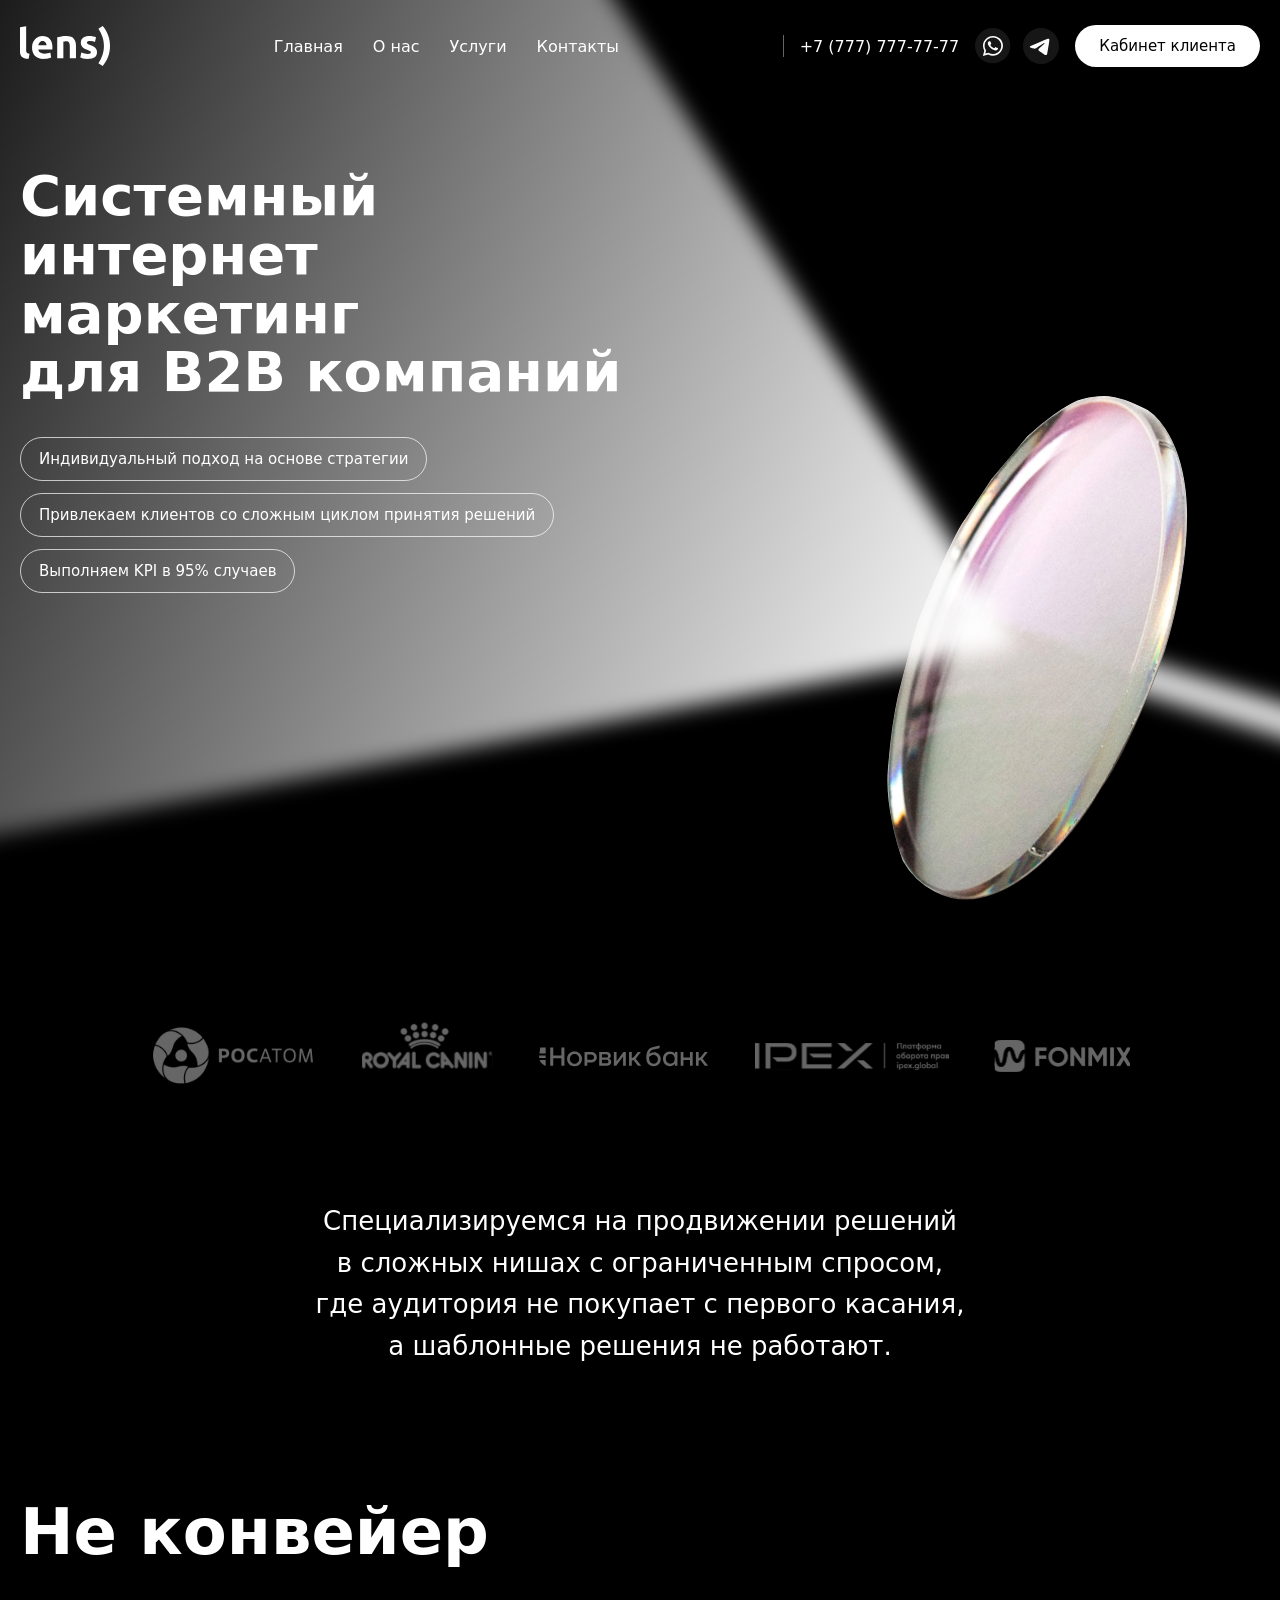
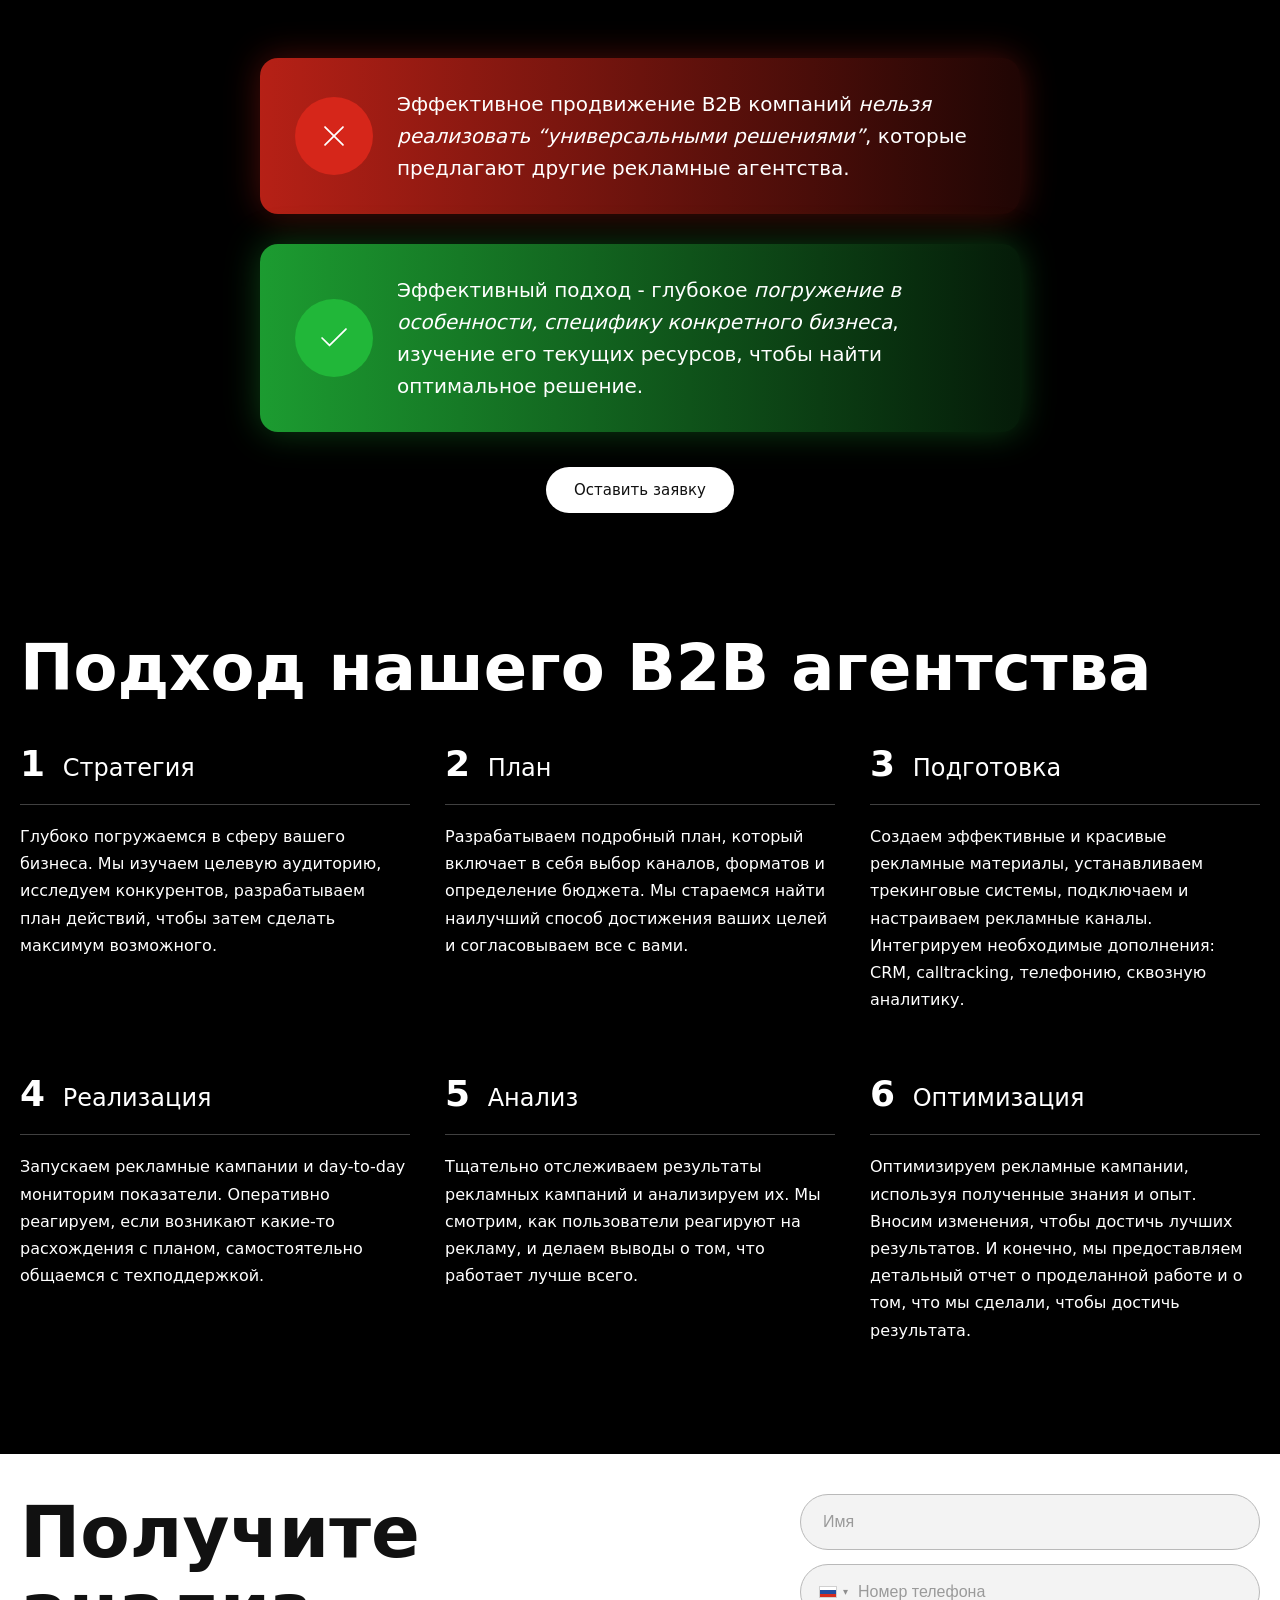
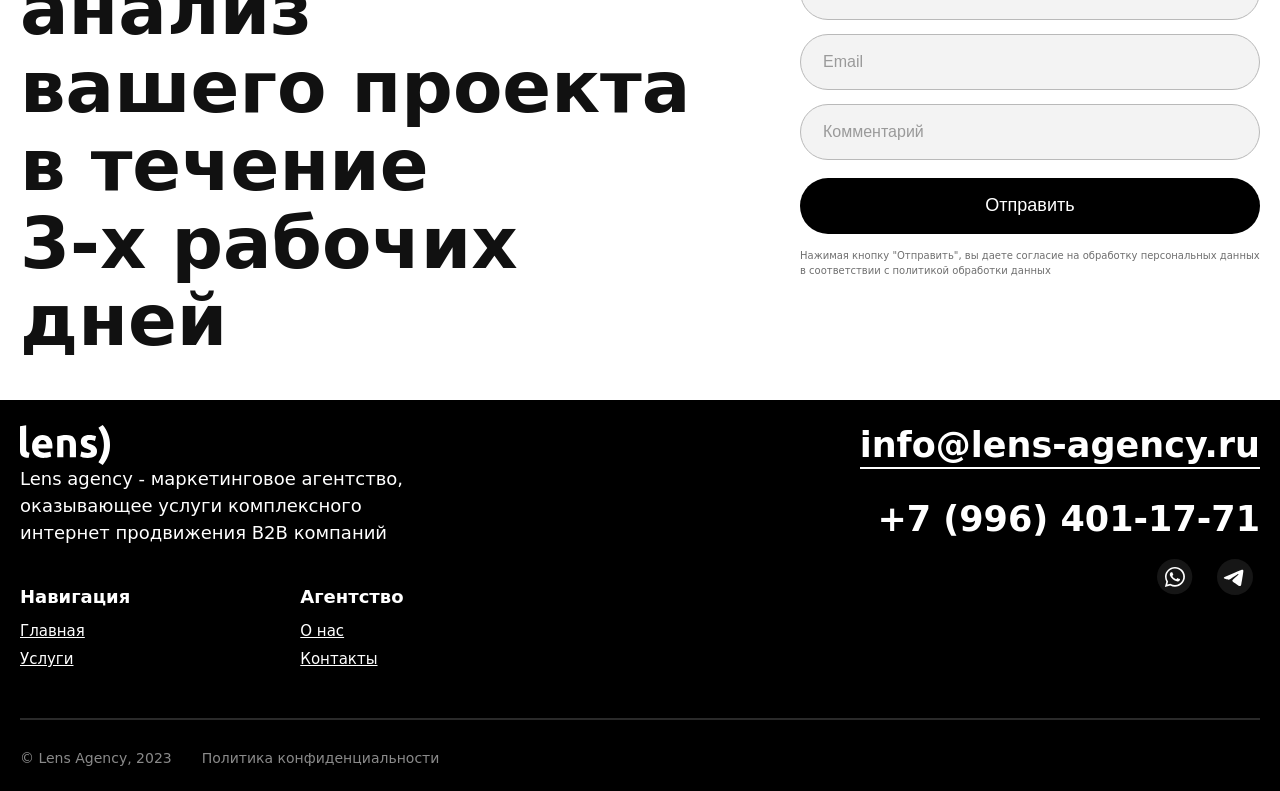
<file: index.html>
<!DOCTYPE html>
<html lang="ru">
<head>
  <meta charset="UTF-8" />
  <meta name="viewport" content="width=device-width, initial-scale=1.0" />
  <title>Lens</title>
  <link rel="stylesheet" href="style.css" />
</head>
<body>

  <header class="header">
    <div class="container header__container">
      <a href="index.html" class="header__logo">
        <img src="images/lens.svg" alt="Lens">
      </a>

      <nav class="header__nav">
        <a href="index.html">Главная</a>
        <a href="2about.html">О нас</a>
        <a href="3services.html">Услуги</a>
        <a href="4contakt.html">Контакты</a>
      </nav>

      <div class="header__right">
        <span class="header__divider"></span>
        <a href="tel:+77074249077" class="header__phone">+7 (777) 777-77-77</a>

        <div class="header__socials">
          <a href="https://wa.me/+77074249077" class="header__social">
            <img src="images/WhatsApp.svg" alt="WhatsApp">
          </a>
          <a href="https://www.youtube.com/watch?v=dQw4w9WgXcQ&list=RDdQw4w9WgXcQ&start_radio=1" class="header__social">
            <img src="images/Telegram.svg" alt="Telegram">
          </a>
        </div>

        <a href="login.html" class="header__btn">Кабинет клиента</a>
      </div>
    </div>
  </header>

  <main>
    <section class="hero">
      <div class="container hero__container">
        <div class="hero__content">
          <h1 class="hero__title">
            Системный <br>
            интернет маркетинг <br>
            для B2B компаний
          </h1>

          <div class="hero__tags">
            <div class="hero__tag">Индивидуальный подход на основе стратегии</div>
            <div class="hero__tag">Привлекаем клиентов со сложным циклом принятия решений</div>
            <div class="hero__tag">Выполняем KPI в 95% случаев</div>
          </div>
        </div>
      </div>

      
    </section>
    <div class="container">
        <div class="hero__logos">
          <img src="images/logos.svg" alt="Клиенты">
        </div>
      </div>

    <section class="subtitle-block">
      <div class="container">
        <p class="subtitle-block__text">
          Специализируемся на продвижении решений <br>
          в сложных нишах с ограниченным спросом, <br>
          где аудитория не покупает с первого касания, <br>
          а шаблонные решения не работают.
        </p>
      </div>
    </section>

    <section class="not-conveyor">
      <div class="container">
        <h2 class="section-title">Не конвейер</h2>

        <div class="not-conveyor__list">
          <div class="not-conveyor__card not-conveyor__card--red">
            <div class="not-conveyor__icon">
              <img src="images/cross.svg" alt="">
            </div>
            <p>
              Эффективное продвижение B2B компаний
              <em>нельзя реализовать “универсальными решениями”</em>,
              которые предлагают другие рекламные агентства.
            </p>
          </div>

          <div class="not-conveyor__card not-conveyor__card--green">
            <div class="not-conveyor__icon">
              <img src="images/yes.svg" alt="">
            </div>
            <p>
              Эффективный подход - глубокое
              <em>погружение в особенности, специфику конкретного бизнеса</em>,
              изучение его текущих ресурсов, чтобы найти оптимальное решение.
            </p>
          </div>
        </div>

        <div class="not-conveyor__btn-wrap">
          <a href="#" class="white-btn">Оставить заявку</a>
        </div>
      </div>
    </section>

    <section class="approach">
      <div class="container">
        <h2 class="section-title">Подход нашего B2B агентства</h2>

        <div class="approach__grid">
          <div class="approach__item">
            <h3><span>1</span> Стратегия</h3>
            <div class="line"></div>
            <p>Глубоко погружаемся в сферу вашего бизнеса. Мы изучаем целевую аудиторию, исследуем конкурентов, разрабатываем план действий, чтобы затем сделать максимум возможного.</p>
          </div>

          <div class="approach__item">
            <h3><span>2</span> План</h3>
            <div class="line"></div>
            <p>Разрабатываем подробный план, который включает в себя выбор каналов, форматов и определение бюджета. Мы стараемся найти наилучший способ достижения ваших целей и согласовываем все с вами.</p>
          </div>

          <div class="approach__item">
            <h3><span>3</span> Подготовка</h3>
            <div class="line"></div>
            <p>Создаем эффективные и красивые рекламные материалы, устанавливаем трекинговые системы, подключаем и настраиваем рекламные каналы. Интегрируем необходимые дополнения: CRM, calltracking, телефонию, сквозную аналитику.</p>
          </div>

          <div class="approach__item">
            <h3><span>4</span> Реализация</h3>
            <div class="line"></div>
            <p>Запускаем рекламные кампании и day-to-day мониторим показатели. Оперативно реагируем, если возникают какие-то расхождения с планом, самостоятельно общаемся с техподдержкой.</p>
          </div>

          <div class="approach__item">
            <h3><span>5</span> Анализ</h3>
            <div class="line"></div>
            <p>Тщательно отслеживаем результаты рекламных кампаний и анализируем их. Мы смотрим, как пользователи реагируют на рекламу, и делаем выводы о том, что работает лучше всего.</p>
          </div>

          <div class="approach__item">
            <h3><span>6</span> Оптимизация</h3>
            <div class="line"></div>
            <p>Оптимизируем рекламные кампании, используя полученные знания и опыт. Вносим изменения, чтобы достичь лучших результатов. И конечно, мы предоставляем детальный отчет о проделанной работе и о том, что мы сделали, чтобы достичь результата.</p>
          </div>
        </div>
      </div>
    </section>

    <section class="request">
      <div class="container request__container">
        <div class="request__left">
          <h2 class="request__title">
            Получите анализ <br>
            вашего проекта <br>
            в течение <br>
            3-х рабочих дней
          </h2>
        </div>

        <div class="request__right">
          <form class="request-form2">
            <input type="text" placeholder="Имя" class="request-form__input">

            <div class="request-form__phone">
              <div class="request-form__country">
                <span class="request-form__flag"></span>
                <span class="request-form__arrow">&#9662;</span>
              </div>
              <input type="tel" placeholder="Номер телефона" class="request-form__input request-form__input--phone">
            </div>

            <input type="email" placeholder="Email" class="request-form__input">
            <input type="text" placeholder="Комментарий" class="request-form__input">

            <button type="submit" class="request-form__button">Отправить</button>

            <p class="request-form__policy">
              Нажимая кнопку "Отправить", вы даете согласие на обработку персональных данных
              в соответствии с политикой обработки данных
            </p>
          </form>
        </div>
      </div>
    </section>
  </main>

<div class="footer">
   <div class="container">
    <div class="footer-top">

        <div class="footer-left">

            <img class="footer-logo" src="images/lens.svg" alt="">

            <p class="footer-desc">
                Lens agency - маркетинговое агентство,
                оказывающее услуги комплексного интернет
                продвижения B2B компаний
            </p>

            <div class="footer-columns">

                <div>
                    <h3>Навигация</h3>
                    <a href="index.html">Главная</a>
                    <a href="3services.html">Услуги</a>
                </div>

                <div>
                    <h3>Агентство</h3>
                    <a href="2about.html">О нас</a>
                    <a href="4contakt.html">Контакты</a>
                </div>

            </div>

        </div>

        <div class="footer-right">
            <div class="footer-email">info@lens-agency.ru</div>
            <div class="footer-phone">+7 (996) 401-17-71</div>

            <div class="footer-icons">
                <a href="https://wa.me/+77074249077" class="header__social">
                  <img src="images/WhatsApp.svg" alt="WhatsApp">
                </a>
                <a href="https://www.youtube.com/watch?v=dQw4w9WgXcQ&list=RDdQw4w9WgXcQ&start_radio=1" class="header__social">
                  <img src="images/Telegram.svg" alt="Telegram">
                </a>
            </div>
        </div>

    </div>

    <div class="footer-bottom">
        <span>© Lens Agency, 2023</span>
        <span>Политика конфиденциальности</span>
    </div>

</div>  
</div>

</body>
</html>
</file>
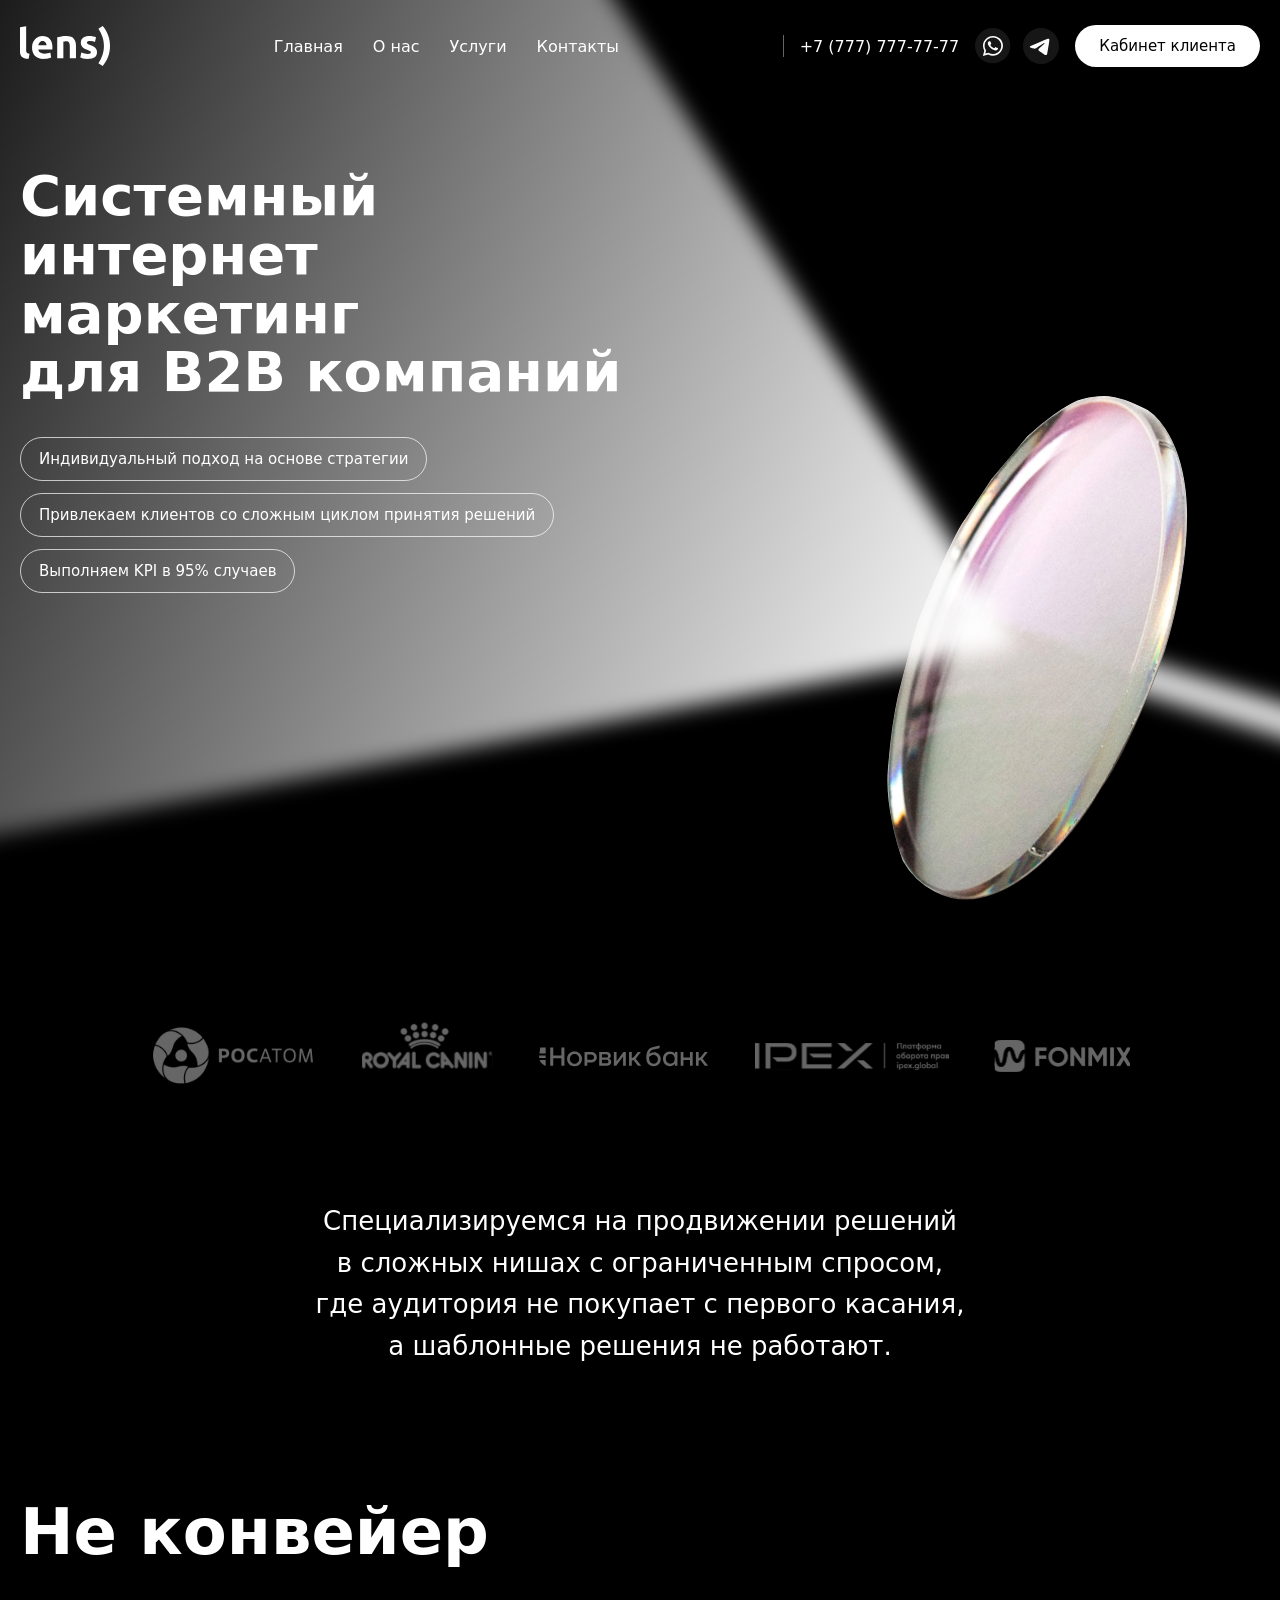
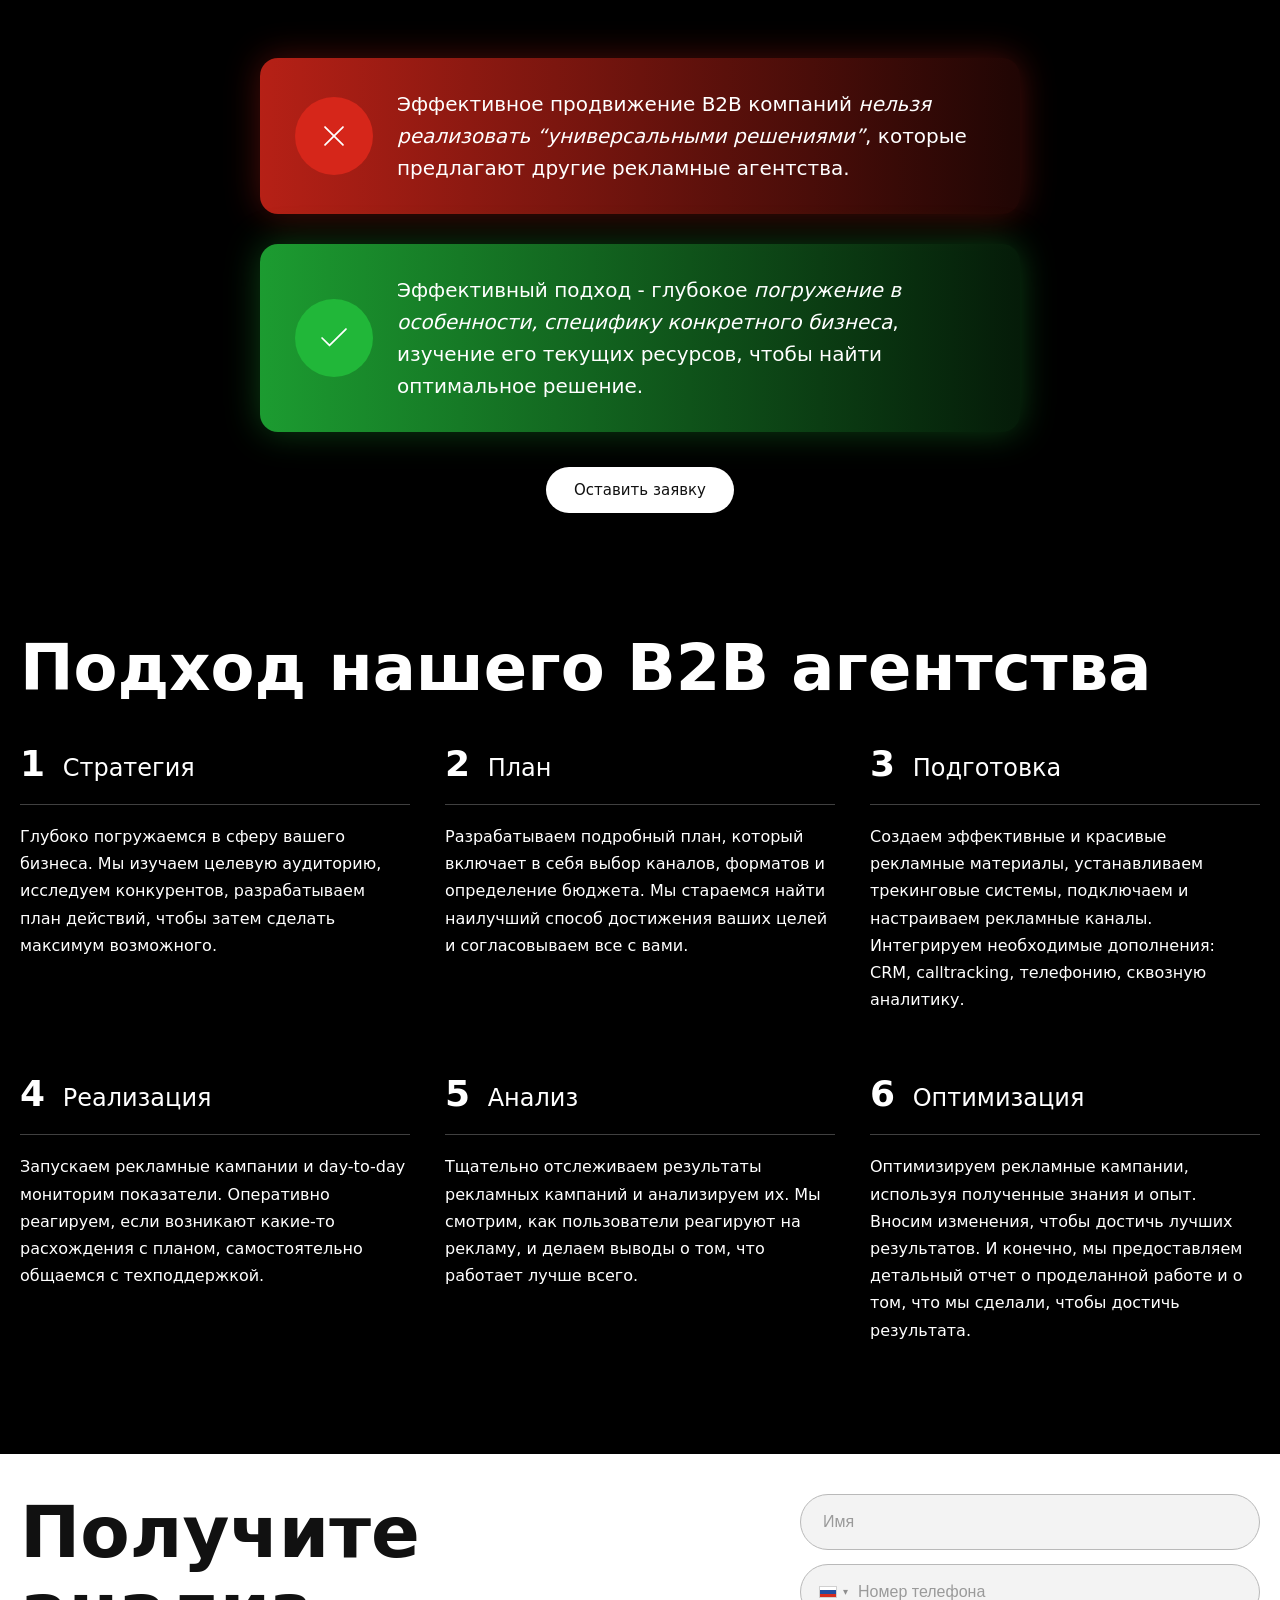
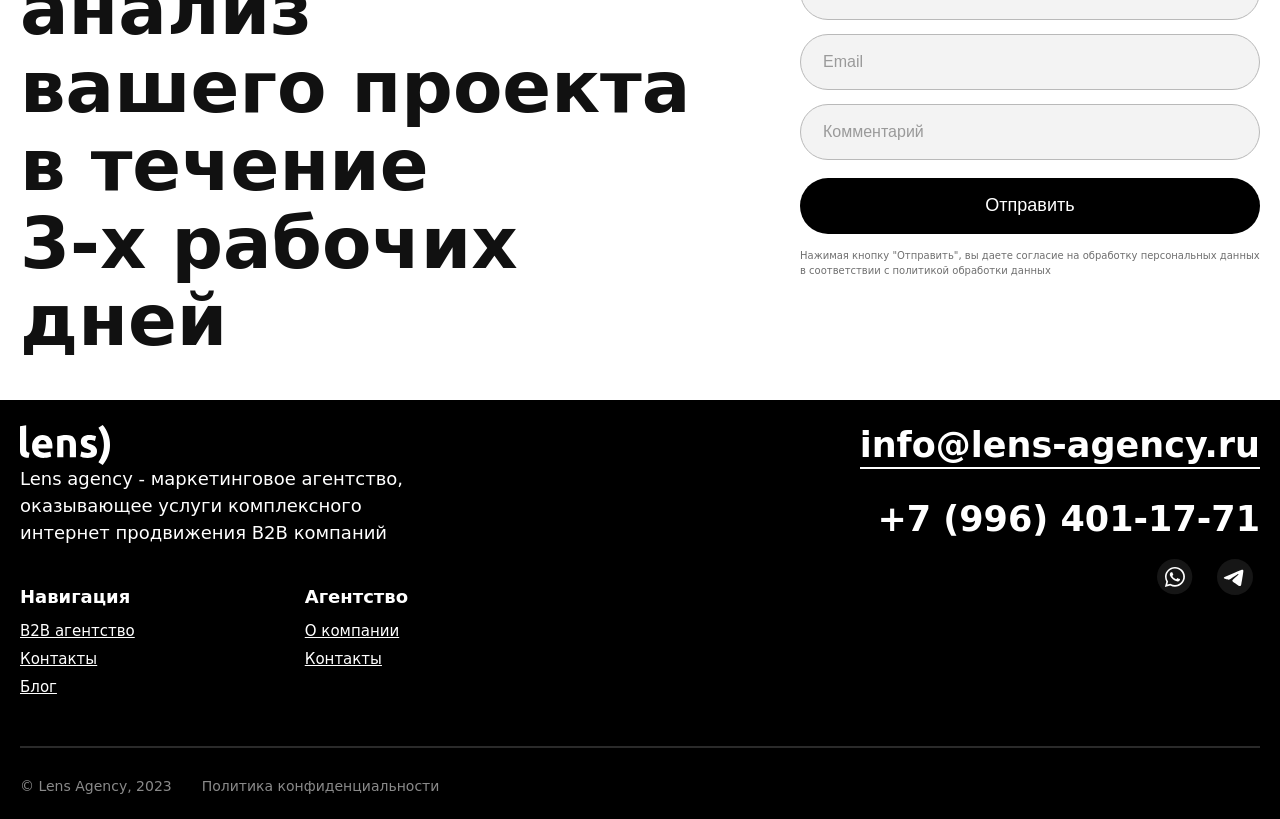
<file: 1main.html>
<!DOCTYPE html>
<html lang="ru">
<head>
  <meta charset="UTF-8" />
  <meta name="viewport" content="width=device-width, initial-scale=1.0" />
  <title>Lens</title>
  <link rel="stylesheet" href="style.css" />
</head>
<body>

  <header class="header">
    <div class="container header__container">
      <a href="1main.html" class="header__logo">
        <img src="images/lens.svg" alt="Lens">
      </a>

      <nav class="header__nav">
        <a href="1main.html">Главная</a>
        <a href="2about.html">О нас</a>
        <a href="3services.html">Услуги</a>
        <a href="4contakt.html">Контакты</a>
      </nav>

      <div class="header__right">
        <span class="header__divider"></span>
        <a href="tel:+77074249077" class="header__phone">+7 (777) 777-77-77</a>

        <div class="header__socials">
          <a href="https://wa.me/+77074249077" class="header__social">
            <img src="images/WhatsApp.svg" alt="WhatsApp">
          </a>
          <a href="https://www.youtube.com/watch?v=dQw4w9WgXcQ&list=RDdQw4w9WgXcQ&start_radio=1" class="header__social">
            <img src="images/Telegram.svg" alt="Telegram">
          </a>
        </div>

        <a href="login.html" class="header__btn">Кабинет клиента</a>
      </div>
    </div>
  </header>

  <main>
    <section class="hero">
      <div class="container hero__container">
        <div class="hero__content">
          <h1 class="hero__title">
            Системный <br>
            интернет маркетинг <br>
            для B2B компаний
          </h1>

          <div class="hero__tags">
            <div class="hero__tag">Индивидуальный подход на основе стратегии</div>
            <div class="hero__tag">Привлекаем клиентов со сложным циклом принятия решений</div>
            <div class="hero__tag">Выполняем KPI в 95% случаев</div>
          </div>
        </div>
      </div>

      
    </section>
    <div class="container">
        <div class="hero__logos">
          <img src="images/logos.svg" alt="Клиенты">
        </div>
      </div>

    <section class="subtitle-block">
      <div class="container">
        <p class="subtitle-block__text">
          Специализируемся на продвижении решений <br>
          в сложных нишах с ограниченным спросом, <br>
          где аудитория не покупает с первого касания, <br>
          а шаблонные решения не работают.
        </p>
      </div>
    </section>

    <section class="not-conveyor">
      <div class="container">
        <h2 class="section-title">Не конвейер</h2>

        <div class="not-conveyor__list">
          <div class="not-conveyor__card not-conveyor__card--red">
            <div class="not-conveyor__icon">
              <img src="images/cross.svg" alt="">
            </div>
            <p>
              Эффективное продвижение B2B компаний
              <em>нельзя реализовать “универсальными решениями”</em>,
              которые предлагают другие рекламные агентства.
            </p>
          </div>

          <div class="not-conveyor__card not-conveyor__card--green">
            <div class="not-conveyor__icon">
              <img src="images/yes.svg" alt="">
            </div>
            <p>
              Эффективный подход - глубокое
              <em>погружение в особенности, специфику конкретного бизнеса</em>,
              изучение его текущих ресурсов, чтобы найти оптимальное решение.
            </p>
          </div>
        </div>

        <div class="not-conveyor__btn-wrap">
          <a href="#" class="white-btn">Оставить заявку</a>
        </div>
      </div>
    </section>

    <section class="approach">
      <div class="container">
        <h2 class="section-title">Подход нашего B2B агентства</h2>

        <div class="approach__grid">
          <div class="approach__item">
            <h3><span>1</span> Стратегия</h3>
            <div class="line"></div>
            <p>Глубоко погружаемся в сферу вашего бизнеса. Мы изучаем целевую аудиторию, исследуем конкурентов, разрабатываем план действий, чтобы затем сделать максимум возможного.</p>
          </div>

          <div class="approach__item">
            <h3><span>2</span> План</h3>
            <div class="line"></div>
            <p>Разрабатываем подробный план, который включает в себя выбор каналов, форматов и определение бюджета. Мы стараемся найти наилучший способ достижения ваших целей и согласовываем все с вами.</p>
          </div>

          <div class="approach__item">
            <h3><span>3</span> Подготовка</h3>
            <div class="line"></div>
            <p>Создаем эффективные и красивые рекламные материалы, устанавливаем трекинговые системы, подключаем и настраиваем рекламные каналы. Интегрируем необходимые дополнения: CRM, calltracking, телефонию, сквозную аналитику.</p>
          </div>

          <div class="approach__item">
            <h3><span>4</span> Реализация</h3>
            <div class="line"></div>
            <p>Запускаем рекламные кампании и day-to-day мониторим показатели. Оперативно реагируем, если возникают какие-то расхождения с планом, самостоятельно общаемся с техподдержкой.</p>
          </div>

          <div class="approach__item">
            <h3><span>5</span> Анализ</h3>
            <div class="line"></div>
            <p>Тщательно отслеживаем результаты рекламных кампаний и анализируем их. Мы смотрим, как пользователи реагируют на рекламу, и делаем выводы о том, что работает лучше всего.</p>
          </div>

          <div class="approach__item">
            <h3><span>6</span> Оптимизация</h3>
            <div class="line"></div>
            <p>Оптимизируем рекламные кампании, используя полученные знания и опыт. Вносим изменения, чтобы достичь лучших результатов. И конечно, мы предоставляем детальный отчет о проделанной работе и о том, что мы сделали, чтобы достичь результата.</p>
          </div>
        </div>
      </div>
    </section>

    <section class="request">
      <div class="container request__container">
        <div class="request__left">
          <h2 class="request__title">
            Получите анализ <br>
            вашего проекта <br>
            в течение <br>
            3-х рабочих дней
          </h2>
        </div>

        <div class="request__right">
          <form class="request-form2">
            <input type="text" placeholder="Имя" class="request-form__input">

            <div class="request-form__phone">
              <div class="request-form__country">
                <span class="request-form__flag"></span>
                <span class="request-form__arrow">&#9662;</span>
              </div>
              <input type="tel" placeholder="Номер телефона" class="request-form__input request-form__input--phone">
            </div>

            <input type="email" placeholder="Email" class="request-form__input">
            <input type="text" placeholder="Комментарий" class="request-form__input">

            <button type="submit" class="request-form__button">Отправить</button>

            <p class="request-form__policy">
              Нажимая кнопку "Отправить", вы даете согласие на обработку персональных данных
              в соответствии с политикой обработки данных
            </p>
          </form>
        </div>
      </div>
    </section>
  </main>

<div class="footer">
   <div class="container">
    <div class="footer-top">

        <div class="footer-left">

            <img class="footer-logo" src="images/lens.svg" alt="">

            <p class="footer-desc">
                Lens agency - маркетинговое агентство,
                оказывающее услуги комплексного интернет
                продвижения B2B компаний
            </p>

            <div class="footer-columns">

                <div>
                    <h3>Навигация</h3>
                    <a href="#">B2B агентство</a>
                    <a href="#">Контакты</a>
                    <a href="#">Блог</a>
                </div>

                <div>
                    <h3>Агентство</h3>
                    <a href="#">О компании</a>
                    <a href="#">Контакты</a>
                </div>

            </div>

        </div>

        <div class="footer-right">
            <div class="footer-email">info@lens-agency.ru</div>
            <div class="footer-phone">+7 (996) 401-17-71</div>

            <div class="footer-icons">
                <a href="https://wa.me/+77074249077" class="header__social">
                  <img src="images/WhatsApp.svg" alt="WhatsApp">
                </a>
                <a href="https://www.youtube.com/watch?v=dQw4w9WgXcQ&list=RDdQw4w9WgXcQ&start_radio=1" class="header__social">
                  <img src="images/Telegram.svg" alt="Telegram">
                </a>
            </div>
        </div>

    </div>

    <div class="footer-bottom">
        <span>© Lens Agency, 2023</span>
        <span>Политика конфиденциальности</span>
    </div>

</div>  
</div>

</body>
</html>
</file>
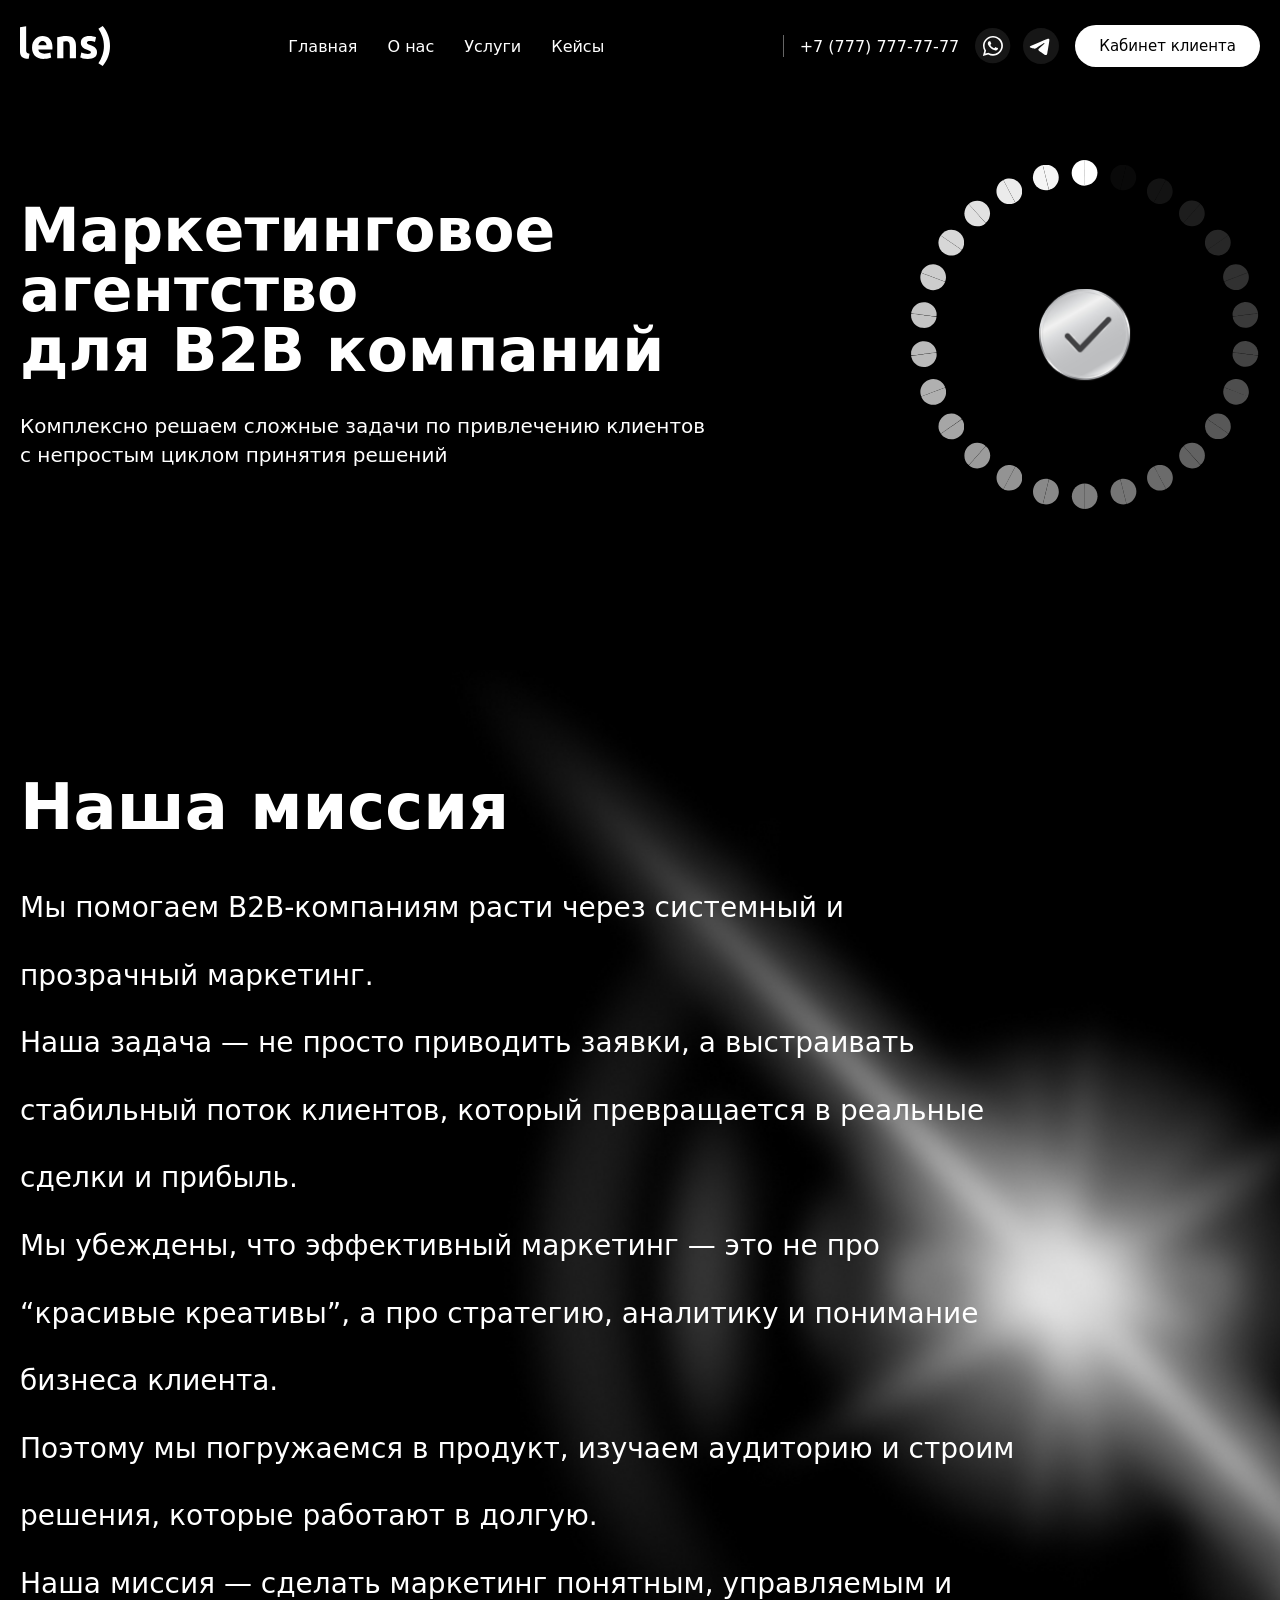
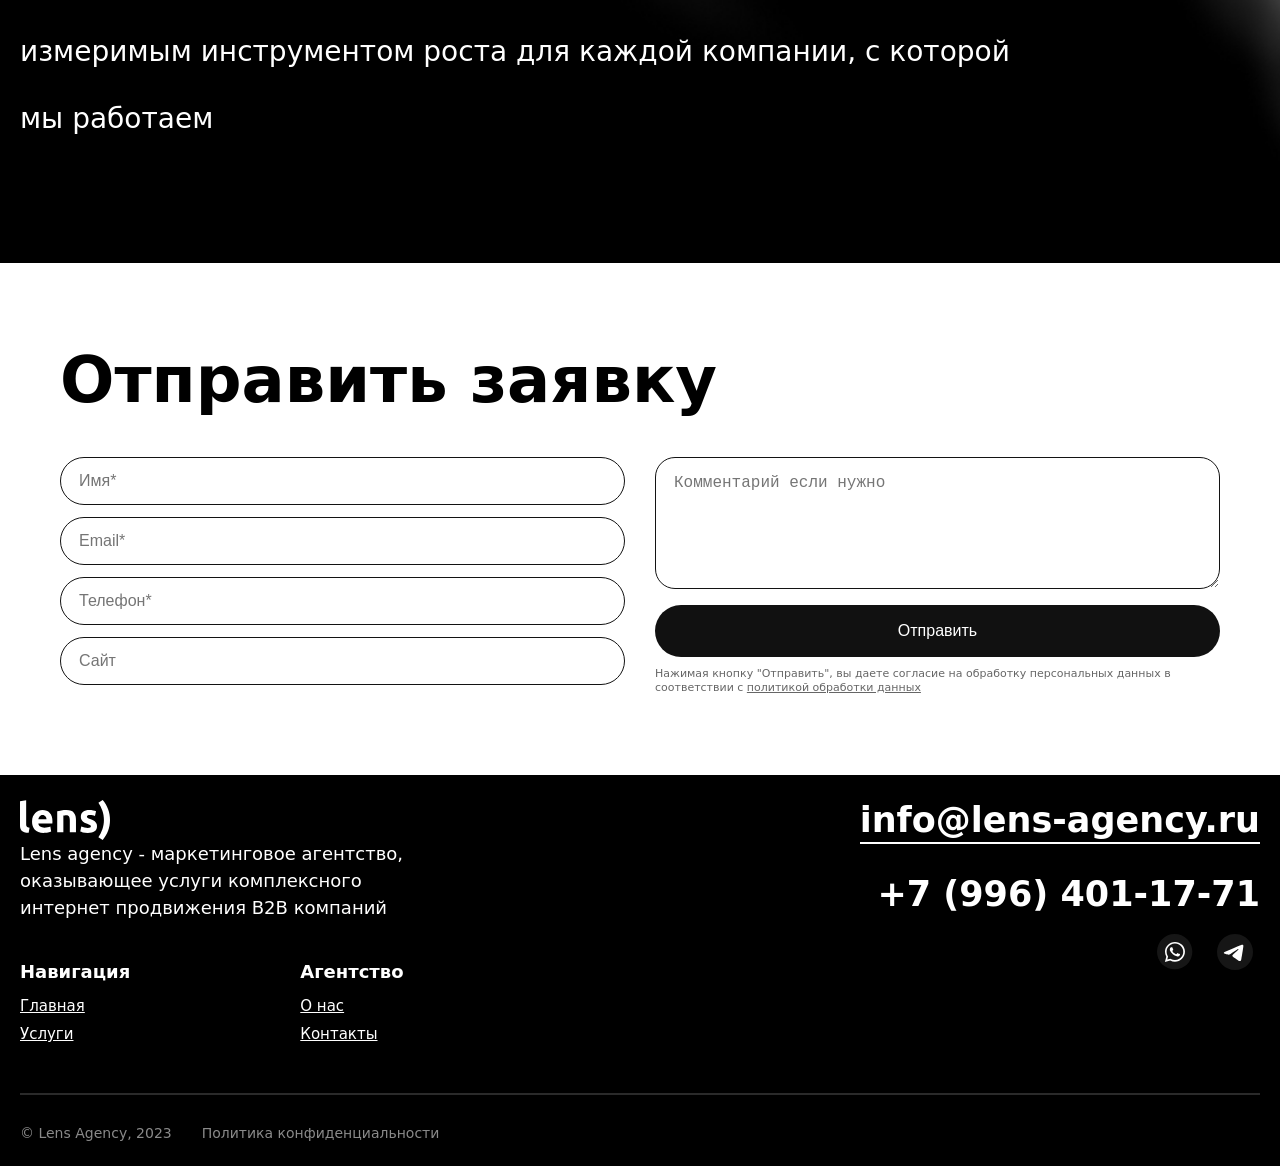
<file: 2about.html>
<html lang="en">
<head>
    <meta charset="UTF-8">
    <meta name="viewport" content="width=device-width, initial-scale=1.0">
    <title>About</title>
    <link rel="stylesheet" href="style.css">
</head>
<body>
<header class="header">
    <div class="container header__container">
      <a href="index.html" class="header__logo">
        <img src="images/lens.svg" alt="Lens">
      </a>

      <nav class="header__nav">
        <a href="index.html">Главная</a>
        <a href="2about.html">О нас</a>
        <a href="3services.html">Услуги</a>
        <a href="4case.html">Кейсы</a>
      </nav>

      <div class="header__right">
        <span class="header__divider"></span>
        <a href="tel:+79964011771" class="header__phone">+7 (777) 777-77-77</a>

        <div class="header__socials">
          <a href="https://wa.me/+77074249077" class="header__social">
            <img src="images/WhatsApp.svg" alt="WhatsApp">
          </a>
          <a href="https://www.youtube.com/watch?v=dQw4w9WgXcQ&list=RDdQw4w9WgXcQ&start_radio=1" class="header__social">
            <img src="images/Telegram.svg" alt="Telegram">
          </a>
        </div>

        <a href="login.html" class="header__btn">Кабинет клиента</a>
      </div>
    </div>
  </header>



<div class="about-top">
<div class="container container__about">
  <div class="about-top-left">
    <h1>Маркетинговое агентство <br>для B2B компаний</h1>
    <p>
      Комплексно решаем сложные задачи по привлечению клиентов <br>с непростым
      циклом принятия решений
    </p>
  </div>

  <div class="circle">
    <img class="circle-outer" src="images/krug.svg" alt="">
    <img class="circle-center" src="images/check.svg" alt="">
  </div>
  </div>
</div>

<div class="mission">
  <div class="container container__mission">

    <div class="mission-left">
      <h1>Наша миссия</h1>

      <p>
        Мы помогаем B2B-компаниям расти через системный и<br>
        прозрачный маркетинг.
        <br>
        <br>
        Наша задача — не просто приводить заявки, а выстраивать<br>
        стабильный поток клиентов, который превращается в реальные <br>
        сделки и прибыль.
        <br>
        <br>
        Мы убеждены, что эффективный маркетинг — это не про <br>
        “красивые креативы”, а про стратегию, аналитику и понимание<br>
        бизнеса клиента.
        <br>
        <br>
        Поэтому мы погружаемся в продукт, изучаем аудиторию и строим <br>
        решения, которые работают в долгую. <br>
        Наша миссия — сделать маркетинг понятным, управляемым и<br>
        измеримым инструментом роста для каждой компании, с которой<br>
        мы работаем<br>
      </p>
    </div>

  </div>
</div>

<div class="request">
  <div class="container">
    <div class="request-box">
      <h2>Отправить заявку</h2>

      <form class="request-form">
        <div class="request-left">
          <input type="text" placeholder="Имя*" />
          <input type="email" placeholder="Email*" />
          <input type="tel" placeholder="Телефон*" />
          <input type="text" placeholder="Сайт" />
        </div>

        <div class="request-right">
          <textarea placeholder="Комментарий если нужно"></textarea>
          <button type="submit">Отправить</button>
          <p>
            Нажимая кнопку "Отправить", вы даете согласие на обработку персональных данных в соответствии с
            <a href="#">политикой обработки данных</a>
          </p>
        </div>
      </form>
    </div>
  </div>
</div>

<div class="footer">
   <div class="container">
    <div class="footer-top">

        <div class="footer-left">

            <img class="footer-logo" src="images/lens.svg" alt="">

            <p class="footer-desc">
                Lens agency - маркетинговое агентство,
                оказывающее услуги комплексного интернет
                продвижения B2B компаний
            </p>

            <div class="footer-columns">

                <div>
                    <h3>Навигация</h3>
                    <a href="index.html">Главная</a>
                    <a href="3services.html">Услуги</a>
                </div>

                <div>
                    <h3>Агентство</h3>
                    <a href="2about.html">О нас</a>
                    <a href="4contakt.html">Контакты</a>
                </div>

            </div>

        </div>

        <div class="footer-right">
            <div class="footer-email">info@lens-agency.ru</div>
            <div class="footer-phone">+7 (996) 401-17-71</div>

            <div class="footer-icons">
                <a href="https://wa.me/+77074249077" class="header__social">
                  <img src="images/WhatsApp.svg" alt="WhatsApp">
                </a>
                <a href="https://www.youtube.com/watch?v=dQw4w9WgXcQ&list=RDdQw4w9WgXcQ&start_radio=1" class="header__social">
                  <img src="images/Telegram.svg" alt="Telegram">
                </a>
            </div>
        </div>

    </div>

    <div class="footer-bottom">
        <span>© Lens Agency, 2023</span>
        <span>Политика конфиденциальности</span>
    </div>

</div>  
</div>

</body>
</html>
</file>
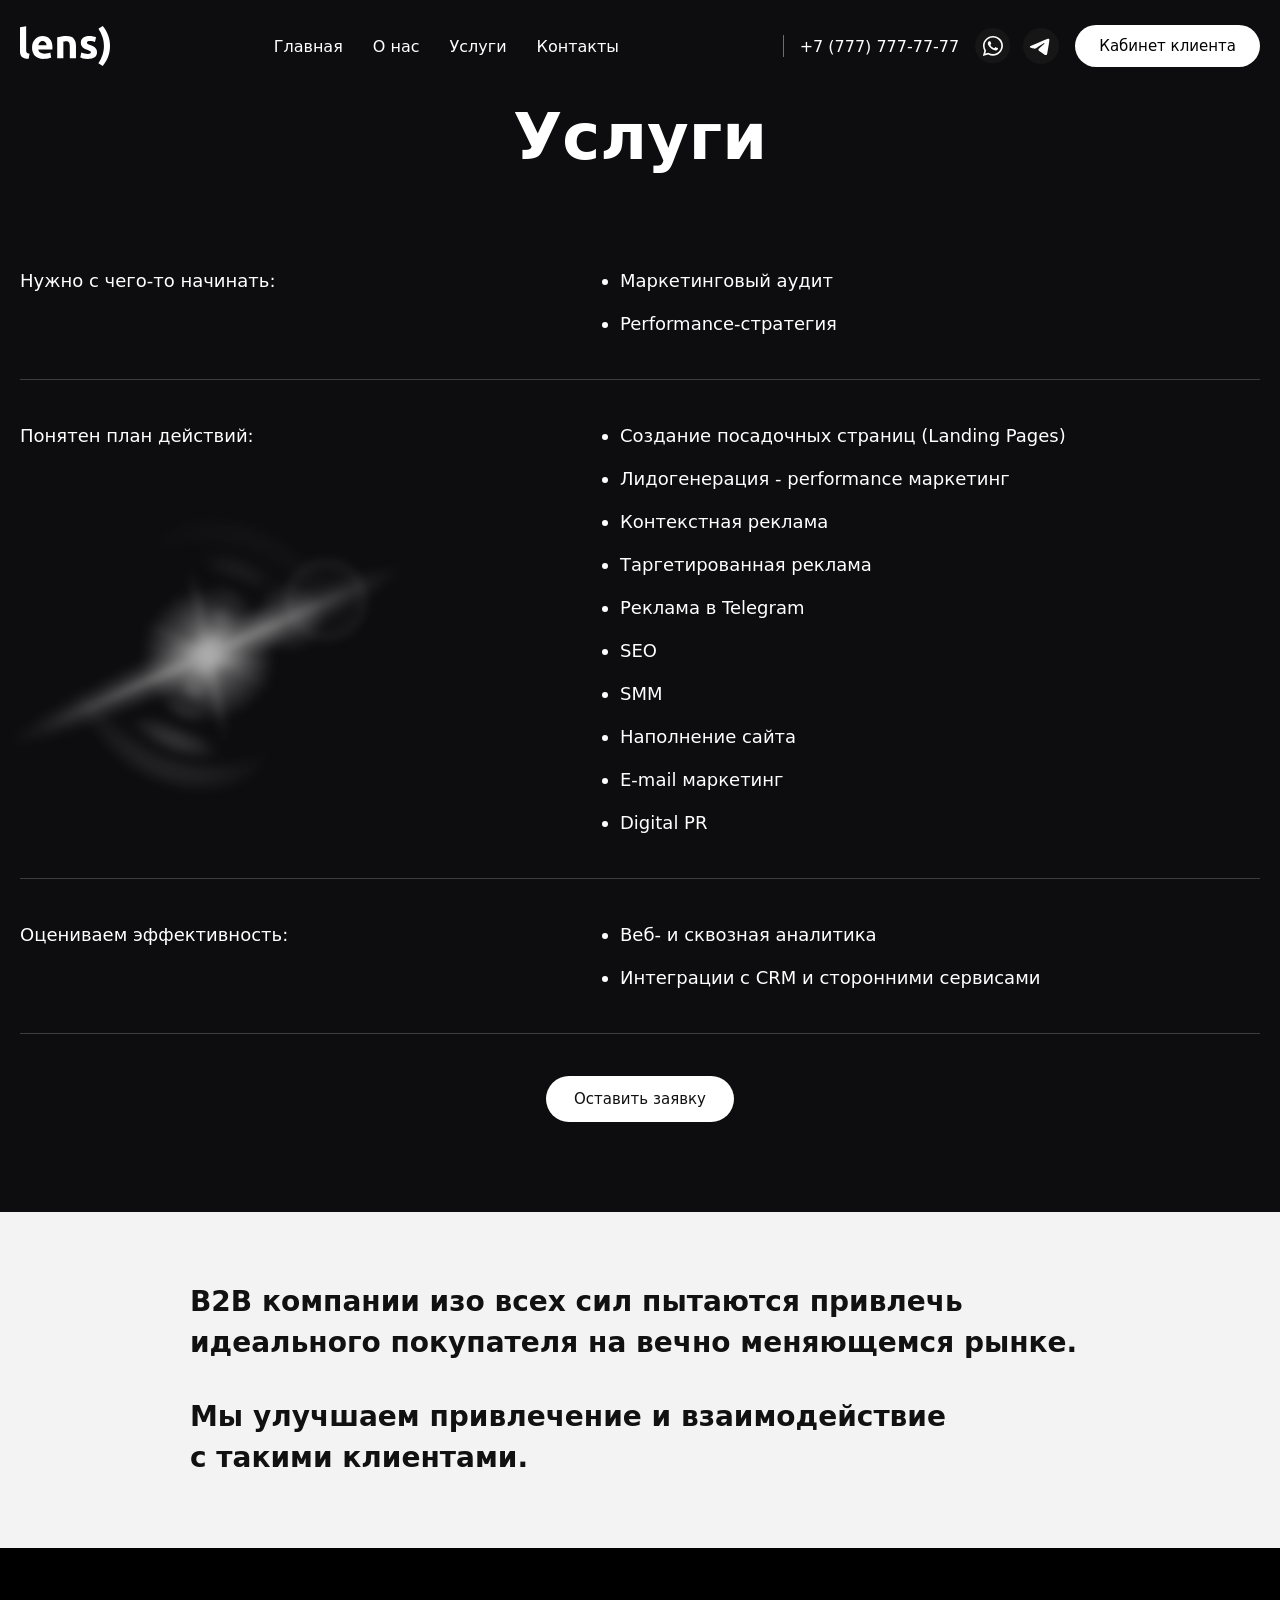
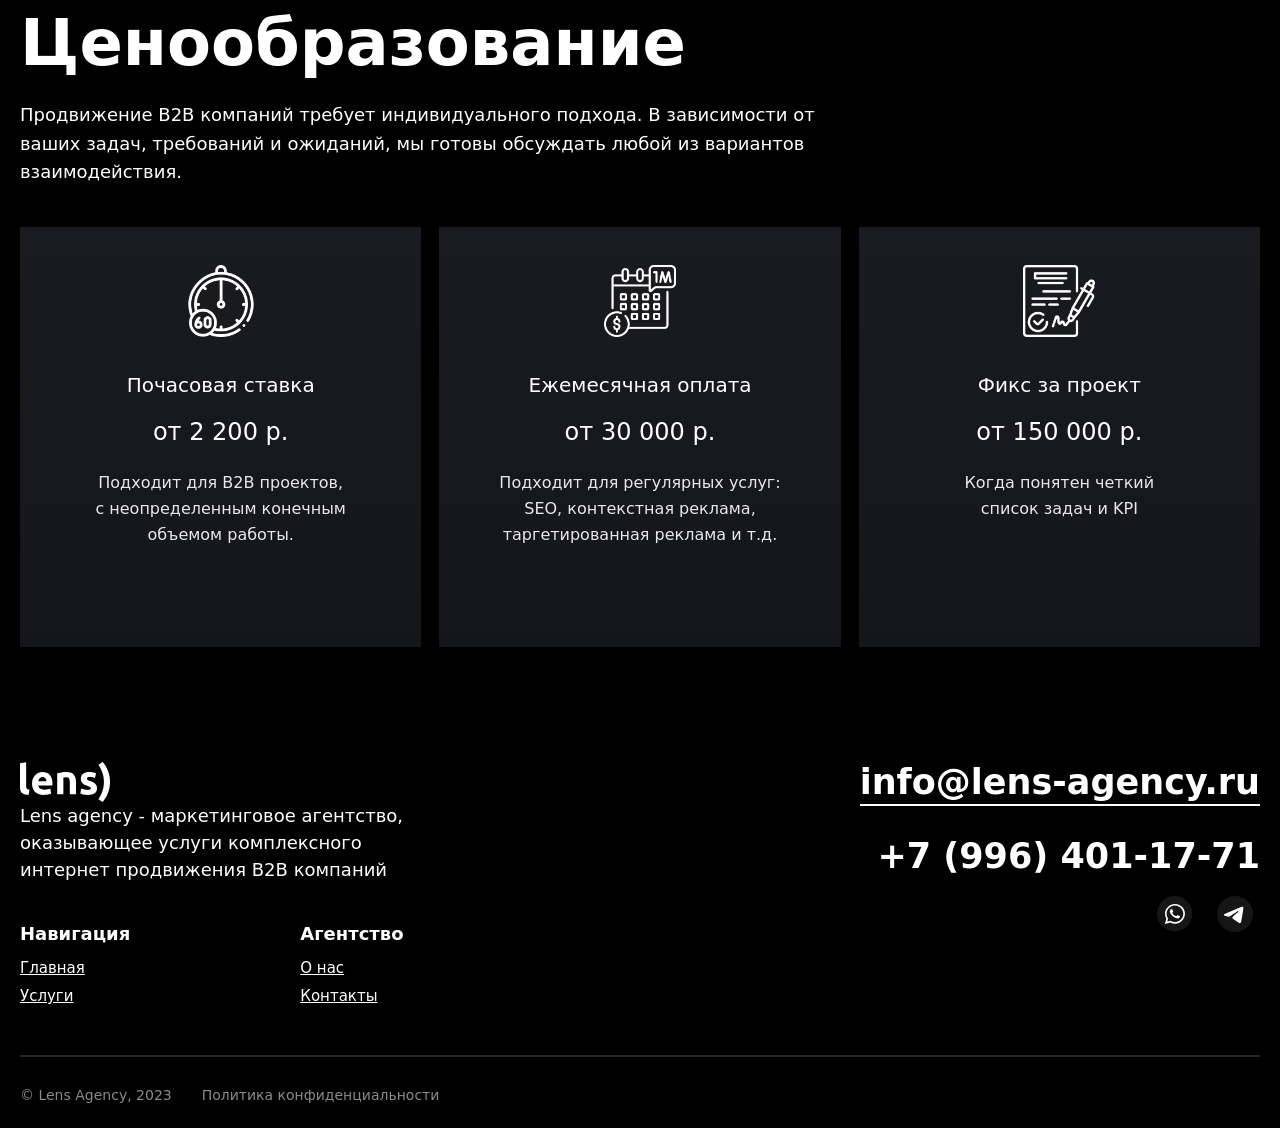
<file: 3services.html>
<html lang="en">
<head>
    <meta charset="UTF-8">
    <meta name="viewport" content="width=device-width, initial-scale=1.0">
    <title>Services</title>
    <link rel="stylesheet" href="style.css">
</head>
<body>
    <header class="header">
    <div class="container header__container">
      <a href="index.html" class="header__logo">
        <img src="images/lens.svg" alt="Lens">
      </a>

      <nav class="header__nav">
        <a href="index.html">Главная</a>
        <a href="2about.html">О нас</a>
        <a href="3services.html">Услуги</a>
        <a href="4contakt.html">Контакты</a>
      </nav>

      <div class="header__right">
        <span class="header__divider"></span>
        <a href="tel:+79964011771" class="header__phone">+7 (777) 777-77-77</a>

        <div class="header__socials">
          <a href="https://wa.me/+77074249077" class="header__social">
            <img src="images/WhatsApp.svg" alt="WhatsApp">
          </a>
          <a href="https://www.youtube.com/watch?v=dQw4w9WgXcQ&list=RDdQw4w9WgXcQ&start_radio=1" class="header__social">
            <img src="images/Telegram.svg" alt="Telegram">
          </a>
        </div>

        <a href="login.html" class="header__btn">Кабинет клиента</a>
      </div>
    </div>
  </header>

<main>
    <section class="services-page">
      <div class="container">
        <h1 class="services-page__title">Услуги</h1>

        <div class="services-table">
          <div class="services-table__row">
            <div class="services-table__left">
              <p>Нужно с чего-то начинать:</p>
            </div>
            <div class="services-table__right">
              <ul>
                <li>Маркетинговый аудит</li>
                <li>Performance-стратегия</li>
              </ul>
            </div>
          </div>

          <div class="services-table__row services-table__row--center">
            <div class="services-table__left">
              <p>Понятен план действий:</p>
            </div>

            <div class="services-table__decor">
              <img src="images/blick.svg" alt="Декор" />
            </div>

            <div class="services-table__right">
              <ul>
                <li>Создание посадочных страниц (Landing Pages)</li>
                <li>Лидогенерация - performance маркетинг</li>
                <li>Контекстная реклама</li>
                <li>Таргетированная реклама</li>
                <li>Реклама в Telegram</li>
                <li>SEO</li>
                <li>SMM</li>
                <li>Наполнение сайта</li>
                <li>E-mail маркетинг</li>
                <li>Digital PR</li>
              </ul>
            </div>
          </div>

          <div class="services-table__row">
            <div class="services-table__left">
              <p>Оцениваем эффективность:</p>
            </div>
            <div class="services-table__right">
              <ul>
                <li>Веб- и сквозная аналитика</li>
                <li>Интеграции с CRM и сторонними сервисами</li>
              </ul>
            </div>
          </div>
        </div>

        <div class="services-page__btn-wrap">
          <a href="#" class="white-btn">Оставить заявку</a>
        </div>
      </div>
    </section>

    <section class="services-about">
      <div class="container">
        <div class="services-about__box">
          <p>
            B2B компании изо всех сил пытаются привлечь <br />
            идеального покупателя на вечно меняющемся рынке.
          </p>

          <p>
            Мы улучшаем привлечение и взаимодействие <br />
            с такими клиентами.
          </p>
        </div>
      </div>
    </section>

    <section class="pricing">
      <div class="container">
        <h2 class="pricing__title">Ценообразование</h2>

        <p class="pricing__text">
          Продвижение B2B компаний требует индивидуального подхода. В зависимости
          от ваших задач, требований и ожиданий, мы готовы обсуждать любой из
          вариантов взаимодействия.
        </p>

        <div class="pricing__cards">
          <div class="pricing-card">
            <div class="pricing-card__icon">
              <img src="images/time.svg" alt="Почасовая ставка" />
            </div>
            <h3 class="pricing-card__title">Почасовая ставка</h3>
            <div class="pricing-card__price">от 2 200 р.</div>
            <p class="pricing-card__desc">
              Подходит для B2B проектов, <br />
              с неопределенным конечным <br />
              объемом работы.
            </p>
          </div>

          <div class="pricing-card">
            <div class="pricing-card__icon">
              <img src="images/calendar.svg" alt="Ежемесячная оплата" />
            </div>
            <h3 class="pricing-card__title">Ежемесячная оплата</h3>
            <div class="pricing-card__price">от 30 000 р.</div>
            <p class="pricing-card__desc">
              Подходит для регулярных услуг: <br />
              SEO, контекстная реклама, <br />
              таргетированная реклама и т.д.
            </p>
          </div>

          <div class="pricing-card">
            <div class="pricing-card__icon">
              <img src="images/dogovor.svg" alt="Фикс за проект" />
            </div>
            <h3 class="pricing-card__title">Фикс за проект</h3>
            <div class="pricing-card__price">от 150 000 р.</div>
            <p class="pricing-card__desc">
              Когда понятен четкий <br />
              список задач и KPI
            </p>
          </div>
        </div>
      </div>
    </section>
  </main>

<div class="footer">
   <div class="container">
    <div class="footer-top">

        <div class="footer-left">

            <img class="footer-logo" src="images/lens.svg" alt="">

            <p class="footer-desc">
                Lens agency - маркетинговое агентство,
                оказывающее услуги комплексного интернет
                продвижения B2B компаний
            </p>

            <div class="footer-columns">

                <div>
                    <h3>Навигация</h3>
                    <a href="index.html">Главная</a>
                    <a href="3services.html">Услуги</a>
                </div>

                <div>
                    <h3>Агентство</h3>
                    <a href="2about.html">О нас</a>
                    <a href="4contakt.html">Контакты</a>
                </div>

            </div>

        </div>

        <div class="footer-right">
            <div class="footer-email">info@lens-agency.ru</div>
            <div class="footer-phone">+7 (996) 401-17-71</div>

            <div class="footer-icons">
                <a href="https://wa.me/+77074249077" class="header__social">
                  <img src="images/WhatsApp.svg" alt="WhatsApp">
                </a>
                <a href="https://www.youtube.com/watch?v=dQw4w9WgXcQ&list=RDdQw4w9WgXcQ&start_radio=1" class="header__social">
                  <img src="images/Telegram.svg" alt="Telegram">
                </a>
            </div>
        </div>

    </div>

    <div class="footer-bottom">
        <span>© Lens Agency, 2023</span>
        <span>Политика конфиденциальности</span>
    </div>

</div>  
</div>

</body>
</html>
</file>
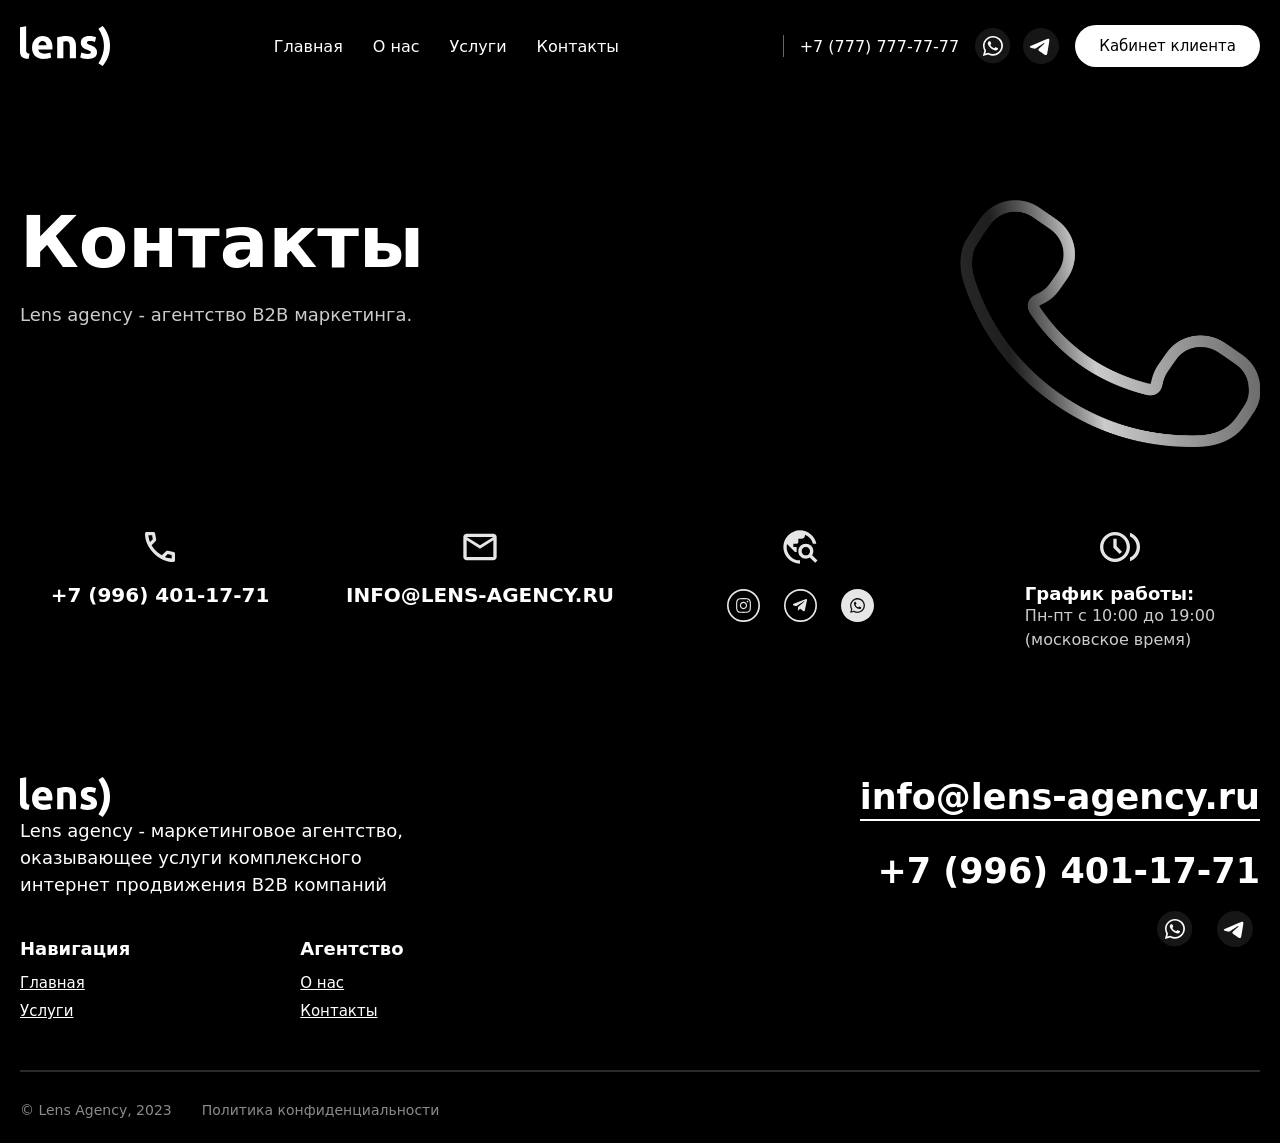
<file: 4contakt.html>
<html lang="en">
<head>
    <meta charset="UTF-8">
    <meta name="viewport" content="width=device-width, initial-scale=1.0">
    <title>Contacts</title>
    <link rel="stylesheet" href="style.css">
</head>
<body>
    <header class="header">
    <div class="container header__container">
      <a href="index.html" class="header__logo">
        <img src="images/lens.svg" alt="Lens">
      </a>

      <nav class="header__nav">
        <a href="index.html">Главная</a>
        <a href="2about.html">О нас</a>
        <a href="3services.html">Услуги</a>
        <a href="4contakt.html">Контакты</a>
      </nav>

      <div class="header__right">
        <span class="header__divider"></span>
        <a href="tel:+79964011771" class="header__phone">+7 (777) 777-77-77</a>

        <div class="header__socials">
          <a href="https://wa.me/+77074249077" class="header__social">
            <img src="images/WhatsApp.svg" alt="WhatsApp">
          </a>
          <a href="https://www.youtube.com/watch?v=dQw4w9WgXcQ&list=RDdQw4w9WgXcQ&start_radio=1" class="header__social">
            <img src="images/Telegram.svg" alt="Telegram">
          </a>
        </div>

        <a href="login.html" class="header__btn">Кабинет клиента</a>
      </div>
    </div>
  </header>

  <main>
  <section class="contacts">
    <div class="container contacts__container">

      <div class="contacts__top">
        <div>
          <h1 class="contacts__title">Контакты</h1>
          <p class="contacts__subtitle">
            Lens agency - агентство B2B маркетинга.
          </p>
        </div>

        <div class="contacts__big-icon">
          <img src="images/bigphone.svg" alt="">
        </div>
      </div>

      <div class="contacts__bottom">

        <div class="contacts__item">
          <img src="images/phone.svg" alt="">
          <a href="tel:+79964011771">+7 (996) 401-17-71</a>
        </div>

        <div class="contacts__item">
          <img src="images/mail.svg" alt="">
          <a href="mailto:info@lens-agency.ru">INFO@LENS-AGENCY.RU</a>
        </div>

        <div class="contacts__item contacts__item--socials">
          <img src="images/earth.svg" alt="">

          <div class="contacts__socials">
            <a href="#"><img src="images/instagram.svg"></a>
            <a href="#"><img src="images/telegram1.svg"></a>
            <a href="#"><img src="images/whatsapp1.svg"></a>
          </div>
        </div>

        <div class="contacts__item">
          <img src="images/timemini.svg" alt="">
          <div>
            <p class="contacts__work-title">График работы:</p>
            <p class="contacts__work-time">
              Пн-пт с 10:00 до 19:00 <br>
              (московское время)
            </p>
          </div>
        </div>

      </div>

    </div>
  </section>
</main>

<div class="footer">
   <div class="container">
    <div class="footer-top">

        <div class="footer-left">

            <img class="footer-logo" src="images/lens.svg" alt="">

            <p class="footer-desc">
                Lens agency - маркетинговое агентство,
                оказывающее услуги комплексного интернет
                продвижения B2B компаний
            </p>

            <div class="footer-columns">

                <div>
                    <h3>Навигация</h3>
                    <a href="index.html">Главная</a>
                    <a href="3services.html">Услуги</a>
                </div>

                <div>
                    <h3>Агентство</h3>
                    <a href="2about.html">О нас</a>
                    <a href="4contakt.html">Контакты</a>
                </div>

            </div>

        </div>

        <div class="footer-right">
            <div class="footer-email">info@lens-agency.ru</div>
            <div class="footer-phone">+7 (996) 401-17-71</div>

            <div class="footer-icons">
                <a href="https://wa.me/+77074249077" class="header__social">
                  <img src="images/WhatsApp.svg" alt="WhatsApp">
                </a>
                <a href="https://www.youtube.com/watch?v=dQw4w9WgXcQ&list=RDdQw4w9WgXcQ&start_radio=1" class="header__social">
                  <img src="images/Telegram.svg" alt="Telegram">
                </a>
            </div>
        </div>

    </div>

    <div class="footer-bottom">
        <span>© Lens Agency, 2023</span>
        <span>Политика конфиденциальности</span>
    </div>

</div>  
</div>

</body>
</html>
</file>
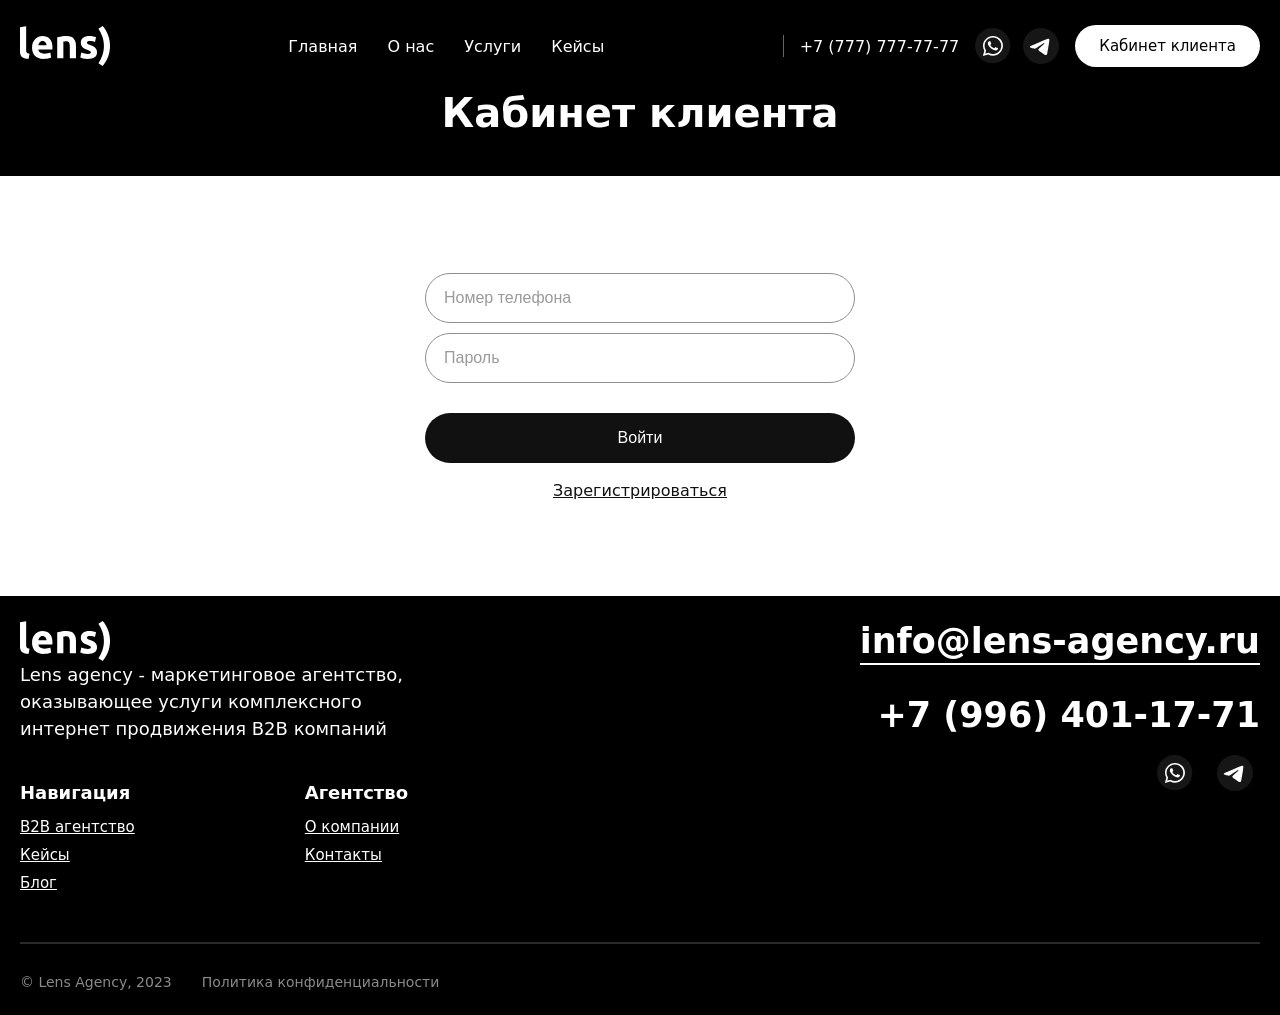
<file: login.html>
<html lang="en">
<head>
    <meta charset="UTF-8">
    <meta name="viewport" content="width=device-width, initial-scale=1.0">
    <title>Login</title>
    <link rel="stylesheet" href="style.css">
</head>
<body>
    <header class="header">
    <div class="container header__container">
      <a href="index.html" class="header__logo">
        <img src="images/lens.svg" alt="Lens">
      </a>

      <nav class="header__nav">
        <a href="index.html">Главная</a>
        <a href="2about.html">О нас</a>
        <a href="3services.html">Услуги</a>
        <a href="4case.html">Кейсы</a>
      </nav>

      <div class="header__right">
        <span class="header__divider"></span>
        <a href="tel:+79964011771" class="header__phone">+7 (777) 777-77-77</a>

        <div class="header__socials">
          <a href="https://wa.me/+77074249077" class="header__social">
            <img src="images/WhatsApp.svg" alt="WhatsApp">
          </a>
          <a href="https://www.youtube.com/watch?v=dQw4w9WgXcQ&list=RDdQw4w9WgXcQ&start_radio=1" class="header__social">
            <img src="images/Telegram.svg" alt="Telegram">
          </a>
        </div>

        <a href="login.html" class="header__btn">Кабинет клиента</a>
      </div>
    </div>
  </header>

  <div class="client_account">
    <h1>Кабинет клиента</h1>
  </div>

<div class="login">
  <div class="container">
    <div class="login-box">
      <div class="login-form">
        <input type="tel" placeholder="Номер телефона">
        <input type="password" placeholder="Пароль">

        <button type="submit">Войти</button>

        <a href="register.html" class="login-register">Зарегистрироваться</a>
      </div>
    </div>
  </div>
</div>








<div class="footer">
   <div class="container footer__container">
    <div class="footer-top">

        <div class="footer-left">

            <img class="footer-logo" src="images/lens.svg" alt="">

            <p class="footer-desc">
                Lens agency - маркетинговое агентство,
                оказывающее услуги комплексного интернет
                продвижения B2B компаний
            </p>

            <div class="footer-columns">

                <div>
                    <h3>Навигация</h3>
                    <a href="#">B2B агентство</a>
                    <a href="#">Кейсы</a>
                    <a href="#">Блог</a>
                </div>

                <div>
                    <h3>Агентство</h3>
                    <a href="#">О компании</a>
                    <a href="#">Контакты</a>
                </div>

            </div>

        </div>

        <div class="footer-right">
            <div class="footer-email">info@lens-agency.ru</div>
            <div class="footer-phone">+7 (996) 401-17-71</div>

            <div class="footer-icons">
                <a href="https://wa.me/+77074249077" class="header__social">
                  <img src="images/WhatsApp.svg" alt="WhatsApp">
                </a>
                <a href="https://www.youtube.com/watch?v=dQw4w9WgXcQ&list=RDdQw4w9WgXcQ&start_radio=1" class="header__social">
                  <img src="images/Telegram.svg" alt="Telegram">
                </a>
            </div>
        </div>

    </div>

    <div class="footer-bottom">
        <span>© Lens Agency, 2023</span>
        <span>Политика конфиденциальности</span>
    </div>

</div>  
</div>
</body>
</html>
</file>
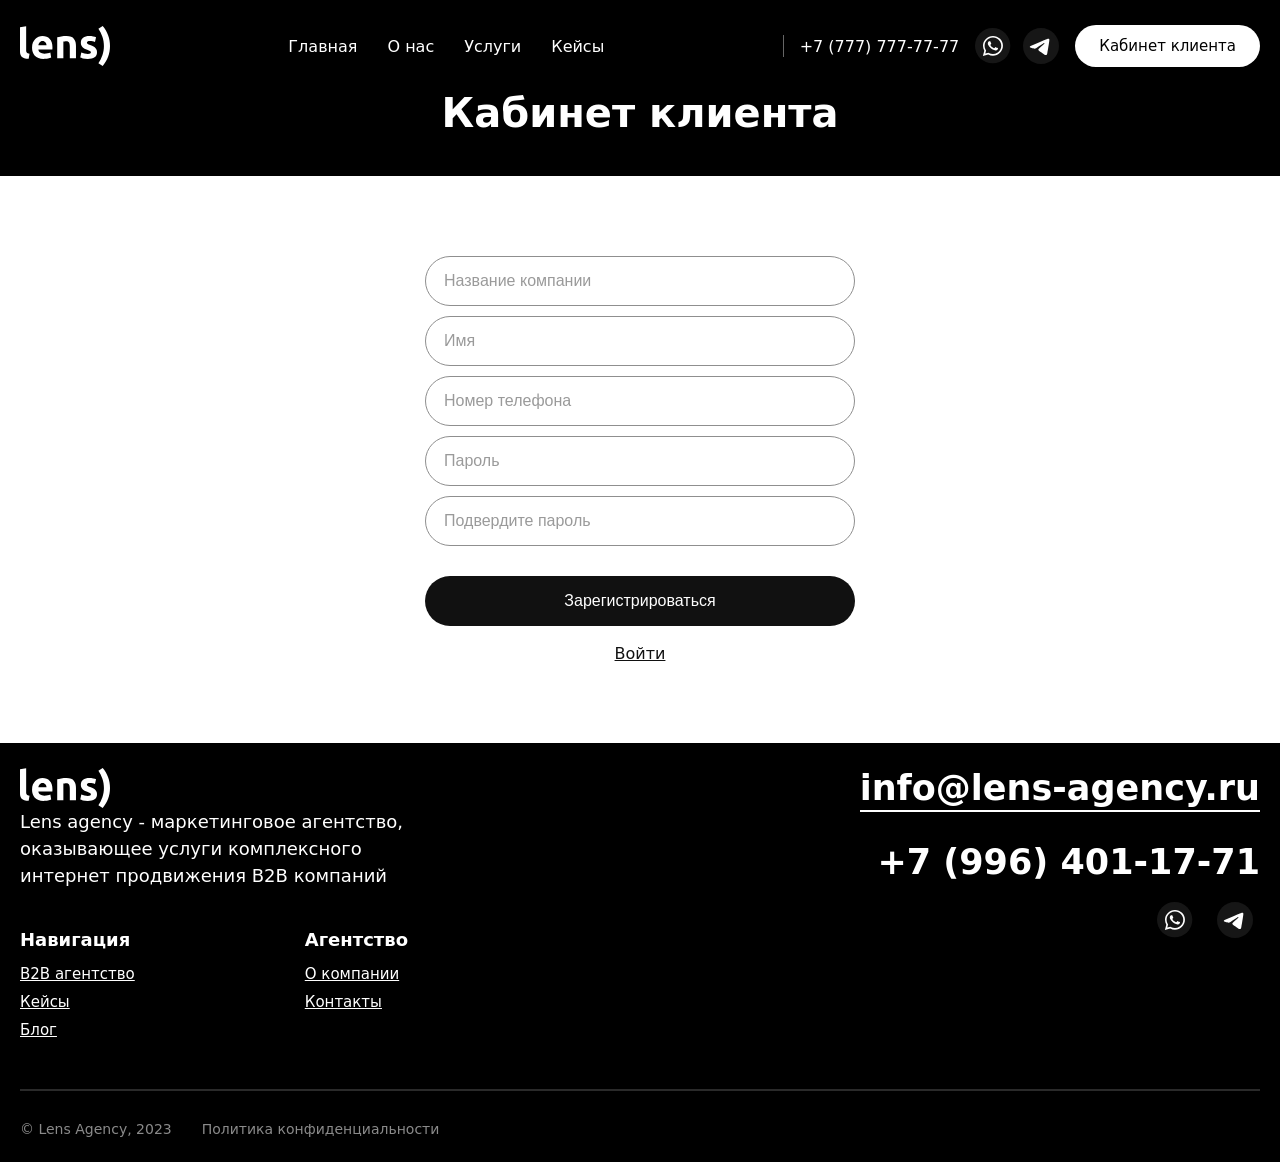
<file: register.html>
<html lang="en">
<head>
    <meta charset="UTF-8">
    <meta name="viewport" content="width=device-width, initial-scale=1.0">
    <title>Register</title>
    <link rel="stylesheet" href="style.css">
</head>
<body>
     <header class="header">
    <div class="container header__container">
      <a href="index.html" class="header__logo">
        <img src="images/lens.svg" alt="Lens">
      </a>

      <nav class="header__nav">
        <a href="index.html">Главная</a>
        <a href="2about.html">О нас</a>
        <a href="3services.html">Услуги</a>
        <a href="4case.html">Кейсы</a>
      </nav>

      <div class="header__right">
        <span class="header__divider"></span>
        <a href="tel:+79964011771" class="header__phone">+7 (777) 777-77-77</a>

        <div class="header__socials">
          <a href="https://wa.me/+77074249077" class="header__social">
            <img src="images/WhatsApp.svg" alt="WhatsApp">
          </a>
          <a href="https://www.youtube.com/watch?v=dQw4w9WgXcQ&list=RDdQw4w9WgXcQ&start_radio=1" class="header__social">
            <img src="images/Telegram.svg" alt="Telegram">
          </a>
        </div>

        <a href="login.html" class="header__btn">Кабинет клиента</a>
      </div>
    </div>
  </header>

  <div class="client_account">
    <h1>Кабинет клиента</h1>
  </div>

<div class="login">
  <div class="container">
    <div class="login-box">
      <dev class="login-form">
        <input type="company" placeholder="Название компании">
        <input type="name" placeholder="Имя">
        <input type="phone" placeholder="Номер телефона">
        <input type="password" placeholder="Пароль">
        <input type="password2" placeholder="Подвердите пароль">


        <button type="submit">Зарегистрироваться</button>

        <a href="login.html" class="login-register">Войти</a>
      </div>
    </div>
  </div>
</div>







<div class="footer">
   <div class="container footer__container">
    <div class="footer-top">

        <div class="footer-left">

            <img class="footer-logo" src="images/lens.svg" alt="">

            <p class="footer-desc">
                Lens agency - маркетинговое агентство,
                оказывающее услуги комплексного интернет
                продвижения B2B компаний
            </p>

            <div class="footer-columns">

                <div>
                    <h3>Навигация</h3>
                    <a href="#">B2B агентство</a>
                    <a href="#">Кейсы</a>
                    <a href="#">Блог</a>
                </div>

                <div>
                    <h3>Агентство</h3>
                    <a href="#">О компании</a>
                    <a href="#">Контакты</a>
                </div>

            </div>

        </div>

        <div class="footer-right">
            <div class="footer-email">info@lens-agency.ru</div>
            <div class="footer-phone">+7 (996) 401-17-71</div>

            <div class="footer-icons">
                <a href="https://wa.me/+77074249077" class="header__social">
                  <img src="images/WhatsApp.svg" alt="WhatsApp">
                </a>
                <a href="https://www.youtube.com/watch?v=dQw4w9WgXcQ&list=RDdQw4w9WgXcQ&start_radio=1" class="header__social">
                  <img src="images/Telegram.svg" alt="Telegram">
                </a>
            </div>
        </div>

    </div>

    <div class="footer-bottom">
        <span>© Lens Agency, 2023</span>
        <span>Политика конфиденциальности</span>
    </div>

</div>  
</div>
</body>
</html>
</file>
<file: style.css>
@charset "UTF-8";
* {
  margin: 0;
  padding: 0;
  box-sizing: border-box;
}

body {
  background: black;
  color: white;
  font-family: system-ui, -apple-system, BlinkMacSystemFont, "Segoe UI", Roboto, Oxygen, Ubuntu, Cantarell, "Open Sans", "Helvetica Neue", sans-serif;
}

a {
  text-decoration: none;
  color: inherit;
}

img {
  max-width: 100%;
  display: block;
}

.container {
  max-width: 1320px;
  margin: 0 auto;
  padding: 0 20px;
}

/* HEADER */
.header {
  padding: 25px 0;
  position: absolute;
  width: 100%;
  background: transparent;
}

.header__container {
  display: flex;
  align-items: center;
  justify-content: space-between;
  gap: 20px;
}

.header__logo img {
  width: 90px;
}

.header__nav {
  display: flex;
  align-items: center;
  gap: 30px;
}

.header__nav a {
  font-size: 16px;
  color: white;
}

.header__right {
  display: flex;
  align-items: center;
  gap: 16px;
}

.header__divider {
  width: 1px;
  height: 22px;
  background: rgba(255, 255, 255, 0.4);
}

.header__phone {
  font-size: 16px;
  white-space: nowrap;
}

.header__socials {
  display: flex;
  align-items: center;
  gap: 12px;
}

.header__social img {
  width: 36px;
  height: 36px;
}

.header__btn {
  background: white;
  color: black;
  padding: 12px 24px;
  border-radius: 999px;
  font-size: 15px;
  white-space: nowrap;
}

/* HERO */
.hero {
  min-height: 100vh;
  padding: 80px 0 60px;
  background: url("images/main photo.svg") center bottom/cover no-repeat;
}

.hero__container {
  display: flex;
  align-items: center;
  justify-content: space-between;
  gap: 30px;
  min-height: 600px;
}

.hero__content {
  max-width: 620px;
}

.hero__title {
  font-size: 56px;
  line-height: 1.05;
  font-weight: 700;
  margin-bottom: 35px;
}

.hero__tags {
  display: flex;
  flex-direction: column;
  gap: 12px;
}

.hero__tag {
  display: inline-block;
  width: -moz-fit-content;
  width: fit-content;
  padding: 12px 18px;
  border: 1px solid rgba(255, 255, 255, 0.7);
  border-radius: 999px;
  font-size: 15px;
}

.hero__image {
  max-width: 420px;
  width: 100%;
}

.hero__logos {
  margin-top: 30px;
}

.hero__logos img {
  padding-top: 80px;
  width: 100%;
  max-width: 980px;
  margin: 0 auto;
  opacity: 0.8;
}

/* SUBTITLE */
.subtitle-block {
  padding: 100px 0 80px;
  background: black;
}

.subtitle-block__text {
  text-align: center;
  font-size: 26px;
  line-height: 1.6;
  max-width: 900px;
  margin: 0 auto;
}

/* TITLES */
.section-title {
  font-size: 64px;
  line-height: 1.1;
  font-weight: 700;
  margin-bottom: 40px;
}

/* NOT CONVEYOR */
.not-conveyor {
  padding: 50px 0 100px;
  background: black;
}

.not-conveyor__list {
  padding-top: 50px;
  max-width: 760px;
  margin: 0 auto;
  display: flex;
  flex-direction: column;
  gap: 30px;
}

.not-conveyor__card {
  display: flex;
  align-items: center;
  gap: 24px;
  padding: 30px 35px;
  border-radius: 18px;
}

.not-conveyor__card p {
  font-size: 20px;
  line-height: 1.6;
}

.not-conveyor__card--red {
  background: linear-gradient(90deg, rgba(214, 38, 26, 0.85) 0%, rgba(214, 38, 26, 0.15) 100%);
  box-shadow: 0 0 35px rgba(214, 38, 26, 0.35);
}

.not-conveyor__card--green {
  background: linear-gradient(90deg, rgba(33, 183, 57, 0.85) 0%, rgba(33, 183, 57, 0.15) 100%);
  box-shadow: 0 0 35px rgba(33, 183, 57, 0.35);
}

.not-conveyor__icon {
  width: 78px;
  height: 78px;
  flex-shrink: 0;
}

.not-conveyor__btn-wrap {
  text-align: center;
  margin-top: 35px;
}

.white-btn {
  display: inline-block;
  background: white;
  color: #111;
  padding: 14px 28px;
  border-radius: 999px;
  font-size: 15px;
}

/* APPROACH */
.approach {
  padding: 20px 0 110px;
  background: black;
}

.approach__grid {
  display: grid;
  grid-template-columns: repeat(3, 1fr);
  gap: 60px 35px;
}

.approach__item h3 {
  font-size: 24px;
  font-weight: 400;
  margin-bottom: 20px;
}

.approach__item h3 span {
  font-weight: 700;
  font-size: 36px;
  margin-right: 10px;
}

.line {
  width: 100%;
  height: 1px;
  background: rgba(255, 255, 255, 0.25);
  margin-bottom: 18px;
}

.approach__item p {
  font-size: 16px;
  line-height: 1.7;
}

/* REQUEST */
.request {
  background: #f3f3f3;
  padding: 90px 0;
}

.request__container {
  display: grid;
  grid-template-columns: 1fr 460px;
  gap: 70px;
  align-items: start;
}

.request__title {
  color: #111;
  font-size: 72px;
  line-height: 1.08;
  font-weight: 700;
}

/* FORM */
.request-form2 {
  display: flex;
  flex-direction: column;
  gap: 14px;
}

.request-form__input,
.request-form__phone {
  width: 100%;
  height: 56px;
  border: 1px solid #b9b9b9;
  border-radius: 999px;
  background: #f3f3f3;
}

.request-form__input {
  padding: 0 22px;
  font-size: 16px;
  color: #111;
  outline: none;
}

.request-form__input::-moz-placeholder {
  color: #9a9a9a;
}

.request-form__input::placeholder {
  color: #9a9a9a;
}

.request-form__phone {
  display: flex;
  align-items: center;
  gap: 10px;
  padding: 0 18px;
}

.request-form__country {
  display: flex;
  align-items: center;
  gap: 6px;
  flex-shrink: 0;
}

.request-form__flag {
  width: 18px;
  height: 12px;
  border: 1px solid #d0d0d0;
  display: inline-block;
  background: linear-gradient(to bottom, #ffffff 0%, #ffffff 33.33%, #224c9f 33.33%, #224c9f 66.66%, #d52b1e 66.66%, #d52b1e 100%);
}

.request-form__arrow {
  font-size: 10px;
  color: #8f8f8f;
}

.request-form__input--phone {
  border: none;
  background: transparent;
  height: 100%;
  padding: 0;
  flex: 1;
}

.request-form__button {
  width: 100%;
  height: 56px;
  border: none;
  border-radius: 999px;
  background: black;
  color: white;
  font-size: 18px;
  cursor: pointer;
  margin-top: 4px;
}

.request-form__policy {
  font-size: 10px;
  line-height: 1.5;
  color: #6f6f6f;
}

/* FOOTER */
.footer {
  min-height: 200px;
  background: black;
}

/* SERVICES PAGE */
.services-page {
  padding: 100px 0 90px;
  background: #0d0d0f;
}
.services-page__title {
  text-align: center;
  font-size: 64px;
  font-weight: 700;
  margin-bottom: 50px;
}
.services-page__btn-wrap {
  display: flex;
  justify-content: center;
  margin-top: 42px;
}

.services-table {
  border-top: 1px solid transparent;
}
.services-table__row {
  position: relative;
  display: grid;
  grid-template-columns: 280px 1fr;
  gap: 40px;
  padding: 42px 0;
  border-bottom: 1px solid rgba(255, 255, 255, 0.2);
}
.services-table__row--center {
  min-height: 340px;
}
.services-table__left p {
  font-size: 18px;
  line-height: 1.5;
  color: #fff;
}
.services-table__right ul {
  padding-left: 280px;
  display: flex;
  flex-direction: column;
  gap: 16px;
}
.services-table__right li {
  font-size: 18px;
  line-height: 1.5;
  color: #fff;
}
.services-table__decor {
  position: absolute;
  left: 0;
  bottom: 35px;
  width: 360px;
  opacity: 0.75;
  pointer-events: none;
}
.services-table__decor img {
  width: 100%;
  -o-object-fit: contain;
     object-fit: contain;
  rotate: 290deg;
  filter: blur(1px);
}

/* WHITE INFO BLOCK */
.services-about {
  background: #f3f3f3;
  padding: 70px 0;
}
.services-about__box {
  max-width: 900px;
  margin: 0 auto;
  color: #111;
  position: center;
}
.services-about__box p {
  font-size: 28px;
  line-height: 1.45;
  font-weight: 700;
}
.services-about__box p:not(:last-child) {
  margin-bottom: 34px;
}

/* PRICING */
.pricing {
  background: black;
  padding: 60px 0 90px;
}
.pricing__title {
  font-size: 64px;
  line-height: 1.1;
  font-weight: 700;
  margin-bottom: 22px;
}
.pricing__text {
  max-width: 850px;
  font-size: 18px;
  line-height: 1.6;
  color: #fff;
  margin-bottom: 40px;
}
.pricing__cards {
  display: grid;
  grid-template-columns: repeat(3, 1fr);
  gap: 18px;
}

.pricing-card {
  background: linear-gradient(180deg, #1a1b20 0%, #15161a 100%);
  padding: 38px 26px 34px;
  min-height: 420px;
  text-align: center;
}
.pricing-card__icon {
  width: 72px;
  height: 72px;
  margin: 0 auto 34px;
}
.pricing-card__icon img {
  width: 100%;
  height: 100%;
  -o-object-fit: contain;
     object-fit: contain;
}
.pricing-card__title {
  font-size: 20px;
  line-height: 1.4;
  font-weight: 400;
  margin-bottom: 18px;
}
.pricing-card__price {
  font-size: 24px;
  line-height: 1.3;
  margin-bottom: 22px;
}
.pricing-card__desc {
  font-size: 16px;
  line-height: 1.6;
  color: rgba(255, 255, 255, 0.9);
}

.contacts {
  background: black;
  padding: 200px 0 100px;
}
.contacts__container {
  display: flex;
  flex-direction: column;
  gap: 80px;
}
.contacts__top {
  display: flex;
  justify-content: space-between;
  align-items: flex-start;
}
.contacts__title {
  font-size: 72px;
  font-weight: 700;
  margin-bottom: 20px;
}
.contacts__subtitle {
  font-size: 18px;
  color: #ccc;
}
.contacts__big-icon {
  width: 300px;
  opacity: 0.8;
}
.contacts__big-icon img {
  width: 100%;
}
.contacts__bottom {
  display: grid;
  grid-template-columns: repeat(4, 1fr);
  gap: 40px;
  align-items: start;
}
.contacts__item {
  display: flex;
  flex-direction: column;
  align-items: center;
  gap: 16px;
}
.contacts__item img {
  width: 40px;
  opacity: 0.9;
}
.contacts__item a {
  font-size: 20px;
  font-weight: 600;
}
.contacts__socials {
  display: flex;
  gap: 12px;
}
.contacts__socials img {
  width: 45px;
  height: 45px;
  padding: 6px;
}
.contacts__work-title {
  font-weight: 700;
  font-size: 18px;
}
.contacts__work-time {
  font-size: 16px;
  color: #ccc;
  line-height: 1.5;
}

.about-top {
  background-color: #000;
  color: white;
  min-height: 670px;
  font-family: system-ui, -apple-system, BlinkMacSystemFont, "Segoe UI", Roboto, Oxygen, Ubuntu, Cantarell, "Open Sans", "Helvetica Neue", sans-serif;
  display: flex;
  align-items: center;
}

.container__about {
  width: 100%;
  margin: 0 auto;
  display: flex;
  align-items: center;
  justify-content: space-between;
  gap: 50px;
  height: 100%;
}

.about-top-left {
  display: flex;
  flex-direction: column;
  justify-content: center; /* ВОТ ЭТО ГЛАВНОЕ */
  height: 100%;
}

.about-top-left h1 {
  font-size: 60px;
  font-weight: 700;
  letter-spacing: 0;
  margin-bottom: 32px;
  text-align: left;
  line-height: 1;
}

.about-top-left p {
  font-size: 20px;
  line-height: 1.45;
  color: #ffffff;
  text-align: left;
  margin: 0;
}

.circle {
  position: relative;
  width: 350px;
  height: 350px;
  flex-shrink: 0;
}

.circle-outer {
  width: 100%;
  height: 100%;
  -o-object-fit: contain;
     object-fit: contain;
  animation: rotate 10s linear infinite;
}

.circle-center {
  position: absolute;
  top: 50%;
  left: 50%;
  width: 92px;
  transform: translate(-50%, -50%);
}

@keyframes rotate {
  from {
    transform: rotate(0deg);
  }
  to {
    transform: rotate(360deg);
  }
}
.mission {
  background: url("images/blickfon.jpg") no-repeat center;
  background-size: cover;
  background-position: center top;
  color: white;
  padding: 100px 0;
  position: relative;
  overflow: hidden;
}

.container__mission {
  display: flex;
  align-items: flex-start;
}

.mission-left {
  max-width: 1000px;
}

.mission-left h1 {
  font-size: 64px;
  font-weight: 700;
  margin-bottom: 40px;
}

.mission-left p {
  font-size: 28px;
  line-height: 1.7;
  color: #ffffff;
}

.mission-left p br {
  display: block;
  content: "";
  margin-bottom: 20px;
}

.request {
  background: #ffffff;
  padding: 40px 0;
}

.request-box {
  padding: 40px;
}

.request-box h2 {
  font-size: 64px;
  font-weight: 700;
  color: #000000;
  margin-bottom: 40px;
}

.request-form {
  display: grid;
  grid-template-columns: 1fr 1fr;
  gap: 30px;
  align-items: start;
}

.request-left {
  display: flex;
  flex-direction: column;
  gap: 12px;
}

.request-right {
  display: flex;
  flex-direction: column;
}

.request-left input,
.request-right textarea {
  width: 100%;
  border: 1px solid #131313;
  border-radius: 28px;
  background: transparent;
  padding: 0 18px;
  font-size: 16px;
  outline: none;
}

.request-left input {
  height: 48px;
}

.request-right textarea {
  height: 132px;
  padding: 16px 18px;
  border-radius: 20px;
  margin-bottom: 16px;
}

.request-right button {
  width: 100%;
  height: 52px;
  border: none;
  border-radius: 28px;
  background: #111;
  color: #fff;
  font-size: 16px;
  cursor: pointer;
  margin-bottom: 10px;
}

.request-right p {
  font-size: 11px;
  line-height: 1.3;
  color: #666;
}

.request-right a {
  color: #666;
  text-decoration: underline;
}

.footer {
  background: #000000;
  color: white;
  padding: 25px 0;
  font-family: system-ui, -apple-system, BlinkMacSystemFont, "Segoe UI", Roboto, Oxygen, Ubuntu, Cantarell, "Open Sans", "Helvetica Neue", sans-serif;
}

.footer-top {
  display: flex;
  justify-content: space-between;
}

.footer-left {
  max-width: 420px;
}

.footer-logo {
  width: 90px;
}

.footer-desc {
  color: #ffffff;
  font-size: 18px;
  line-height: 1.5;
  margin-bottom: 40px;
}

.footer-columns {
  display: flex;
  gap: 170px;
}

.footer-columns h3 {
  font-size: 18px;
  margin-bottom: 15px;
}

.footer-columns a {
  display: block;
  color: white;
  text-decoration: underline;
  margin-bottom: 10px;
  font-size: 15px;
}

.footer-right {
  text-align: right;
}

.footer-email {
  font-size: 35px;
  font-weight: bolder;
  border-bottom: 2px solid white;
  display: inline-block;
  padding-bottom: 2px;
  margin-bottom: 30px;
}

.footer-phone {
  font-size: 35px;
  font-weight: bolder;
  margin-bottom: 20px;
}

.footer-icons {
  display: flex;
  justify-content: flex-end;
  gap: 10px;
}

.footer-icons img {
  width: 50px;
  cursor: pointer;
}

.footer-bottom {
  border-top: 2px solid #2a2a2a;
  margin-top: 40px;
  padding-top: 30px;
  display: flex;
  gap: 30px;
  font-size: 14px;
  color: #8a8a8a;
}

.client_account {
  padding: 90px 0;
  padding-bottom: 40px;
  background-color: #000;
  display: flex;
  align-items: center;
  justify-content: center;
  text-align: center;
}

.client_account h1 {
  font-size: 40px;
  font-weight: 600;
}

.login {
  background: #ffffff;
  padding: 80px 0;
}

.login-box {
  min-height: 260px;
  display: flex;
  justify-content: center;
  align-items: center;
}

.login-form {
  width: 100%;
  max-width: 430px;
  display: flex;
  flex-direction: column;
  align-items: center;
}

.login-form input {
  width: 100%;
  height: 50px;
  border: 1px solid #8f8f8f;
  border-radius: 30px;
  background: transparent;
  padding: 0 18px;
  font-size: 16px;
  color: #111;
  outline: none;
  margin-bottom: 10px;
}

.login-form input::-moz-placeholder {
  color: #9a9a9a;
}

.login-form input::placeholder {
  color: #9a9a9a;
}

.login-form button {
  width: 100%;
  height: 50px;
  border: none;
  border-radius: 30px;
  background: #111;
  color: #fff;
  font-size: 16px;
  cursor: pointer;
  margin-top: 20px;
  margin-bottom: 18px;
}

.login-form button:hover {
  background: #6a6a6a;
}

.login-register {
  font-size: 16px;
  color: #111;
  text-decoration: underline;
}


@media (max-width: 1024px) {
  .container,
  .container__about,
  .container__mission {
    max-width: 100%;
    padding-left: 20px;
    padding-right: 20px;
  }
  .section-title,
  .services-page__title,
  .pricing__title,
  .contacts__title,
  .mission-left h1,
  .request-box h2,
  .request__title,
  .about-top-left h1 {
    font-size: 48px;
    line-height: 1.1;
  }
  .header__container {
    flex-wrap: wrap;
    row-gap: 16px;
  }
  .header__nav {
    order: 3;
    width: 100%;
    justify-content: center;
    flex-wrap: wrap;
    gap: 18px;
  }
  .header__right {
    gap: 12px;
  }
  .hero {
    min-height: auto;
    padding-top: 120px;
    background-position: center bottom;
  }
  .hero__container {
    min-height: auto;
    flex-direction: column;
    align-items: flex-start;
  }
  .hero__content {
    max-width: 100%;
  }
  .hero__title {
    font-size: 48px;
    max-width: 700px;
  }
  .hero__image {
    max-width: 320px;
    margin: 0 auto;
  }
  .hero__logos img {
    padding-top: 40px;
  }
  .subtitle-block {
    padding: 70px 0 60px;
  }
  .subtitle-block__text {
    font-size: 22px;
    line-height: 1.5;
  }
  .not-conveyor {
    padding: 40px 0 80px;
  }
  .not-conveyor__list {
    max-width: 100%;
    padding-top: 24px;
  }
  .not-conveyor__card {
    padding: 24px;
    gap: 18px;
  }
  .not-conveyor__card p {
    font-size: 18px;
  }
  .approach {
    padding: 20px 0 80px;
  }
  .approach__grid {
    grid-template-columns: repeat(2, 1fr);
    gap: 40px 24px;
  }
  .request,
  .services-about,
  .pricing,
  .contacts,
  .mission {
    padding-top: 70px;
    padding-bottom: 70px;
  }
  .request__container,
  .request-form,
  .container__about,
  .container__mission {
    grid-template-columns: 1fr;
    flex-direction: column;
    gap: 30px;
  }
  .request__title {
    font-size: 52px;
  }
  .request-box {
    padding: 20px 0;
  }
  .services-page {
    padding: 120px 0 70px;
  }
  .services-table__row {
    grid-template-columns: 1fr;
    gap: 20px;
  }
  .services-table__right ul {
    padding-left: 24px;
  }
  .services-table__decor {
    position: static;
    width: 220px;
    margin-top: 10px;
  }
  .services-about__box p {
    font-size: 22px;
  }
  .pricing__cards {
    grid-template-columns: 1fr;
  }
  .pricing-card {
    min-height: auto;
  }
  .contacts {
    padding-top: 140px;
  }
  .contacts__top {
    flex-direction: column;
    gap: 24px;
  }
  .contacts__big-icon {
    display: none;
  }
  .contacts__bottom {
    grid-template-columns: repeat(2, 1fr);
    gap: 30px;
  }
  .about-top {
    min-height: auto;
    padding: 120px 0 70px;
  }
  .about-top-left p,
  .mission-left p {
    font-size: 20px;
  }
  .circle {
    width: 260px;
    height: 260px;
  }
  .footer-top {
    flex-direction: column;
    gap: 40px;
  }
  .footer-columns {
    gap: 70px;
    flex-wrap: wrap;
  }
  .footer-right {
    text-align: left;
  }
  .footer-icons {
    justify-content: flex-start;
  }
  .footer-email,
  .footer-phone {
    font-size: 28px;
  }
}
@media (max-width: 767px) {
  .container,
  .container__about,
  .container__mission {
    padding-left: 16px;
    padding-right: 16px;
  }
  .header {
    padding: 18px 0;
  }
  .header__container {
    gap: 14px;
  }
  .header__logo img {
    width: 72px;
  }
  .header__nav {
    justify-content: flex-start;
    gap: 12px 16px;
  }
  .header__nav a,
  .header__phone {
    font-size: 14px;
  }
  .header__divider {
    display: none;
  }
  .header__social img {
    width: 28px;
    height: 28px;
  }
  .header__btn {
    padding: 10px 16px;
    font-size: 13px;
  }
  .hero {
    padding-top: 110px;
    padding-bottom: 40px;
    background-size: cover;
    background-position: center;
  }
  .hero__title {
    font-size: 34px;
    margin-bottom: 24px;
  }
  .hero__tags {
    gap: 10px;
  }
  .hero__tag {
    font-size: 13px;
    padding: 10px 14px;
    width: 100%;
  }
  .hero__image {
    max-width: 220px;
  }
  .hero__logos img {
    padding-top: 24px;
  }
  .subtitle-block {
    padding: 50px 0;
  }
  .subtitle-block__text {
    font-size: 18px;
    line-height: 1.45;
  }
  .section-title,
  .services-page__title,
  .pricing__title,
  .contacts__title,
  .mission-left h1,
  .request-box h2,
  .request__title,
  .about-top-left h1 {
    font-size: 34px;
    line-height: 1.15;
    margin-bottom: 24px;
  }
  .not-conveyor__card {
    flex-direction: column;
    align-items: flex-start;
    padding: 18px;
  }
  .not-conveyor__card p {
    font-size: 16px;
  }
  .not-conveyor__icon {
    width: 56px;
    height: 56px;
  }
  .white-btn {
    width: 100%;
    text-align: center;
  }
  .approach__grid {
    grid-template-columns: 1fr;
    gap: 28px;
  }
  .approach__item h3 {
    font-size: 20px;
  }
  .approach__item h3 span {
    font-size: 28px;
  }
  .approach__item p {
    font-size: 15px;
    line-height: 1.6;
  }
  .request,
  .services-about,
  .pricing,
  .contacts,
  .mission,
  .login {
    padding-top: 50px;
    padding-bottom: 50px;
  }
  .request__title {
    font-size: 36px;
  }
  .request-form__input,
  .request-form__phone,
  .request-form__button,
  .request-left input,
  .login-form input,
  .login-form button {
    height: 50px;
  }
  .request-form__input,
  .request-form__button,
  .request-left input,
  .request-right textarea,
  .login-form input {
    font-size: 14px;
  }
  .request-form__policy,
  .request-right p {
    font-size: 10px;
  }
  .request-form,
  .request__container {
    gap: 20px;
  }
  .services-page {
    padding: 110px 0 50px;
  }
  .services-table__row {
    padding: 28px 0;
  }
  .services-table__left p,
  .services-table__right li,
  .pricing__text {
    font-size: 15px;
  }
  .services-table__right ul {
    gap: 10px;
  }
  .services-table__decor {
    width: 160px;
  }
  .services-about__box p {
    font-size: 18px;
    line-height: 1.4;
  }
  .pricing__text {
    margin-bottom: 24px;
  }
  .pricing-card {
    padding: 24px 18px;
  }
  .pricing-card__icon {
    width: 56px;
    height: 56px;
    margin-bottom: 20px;
  }
  .pricing-card__title {
    font-size: 18px;
  }
  .pricing-card__price {
    font-size: 22px;
  }
  .pricing-card__desc {
    font-size: 14px;
  }
  .contacts {
    padding-top: 110px;
  }
  .contacts__subtitle {
    font-size: 16px;
  }
  .contacts__bottom {
    grid-template-columns: 1fr;
    gap: 24px;
  }
  .contacts__item {
    align-items: flex-start;
  }
  .contacts__item a {
    font-size: 16px;
    word-break: break-word;
  }
  .contacts__socials img {
    width: 38px;
    height: 38px;
    padding: 5px;
  }
  .contacts__work-title {
    font-size: 16px;
  }
  .contacts__work-time {
    font-size: 14px;
  }
  .about-top {
    padding: 110px 0 50px;
  }
  .about-top-left p,
  .mission-left p {
    font-size: 16px;
    line-height: 1.5;
  }
  .circle {
    width: 190px;
    height: 190px;
  }
  .circle-center {
    width: 64px;
  }
  .mission {
    background-position: center;
  }
  .request-box {
    padding: 0;
  }
  .request-form {
    grid-template-columns: 1fr;
    gap: 16px;
  }
  .request-right textarea {
    height: 110px;
  }
  .footer {
    padding: 20px 0;
  }
  .footer-desc {
    font-size: 15px;
    margin-bottom: 24px;
  }
  .footer-columns {
    flex-direction: column;
    gap: 24px;
  }
  .footer-columns h3 {
    font-size: 16px;
  }
  .footer-columns a {
    font-size: 14px;
    margin-bottom: 12px;
  }
  .footer-email,
  .footer-phone {
    font-size: 20px;
  }
  .footer-icons img {
    width: 40px;
  }
  .footer-bottom {
    flex-direction: column;
    gap: 12px;
    font-size: 13px;
    padding-top: 20px;
  }
  .client_account {
    padding-top: 70px;
    padding-bottom: 30px;
  }
  .client_account h1 {
    font-size: 28px;
  }
  .login-box {
    min-height: auto;
  }
  .login-form {
    max-width: 100%;
  }
  .login-register {
    font-size: 14px;
  }
}
@media (max-width: 767px) {
  .header {
    position: relative;
    padding: 18px 0;
    background: rgba(0, 0, 0, 0.75);
    backdrop-filter: blur(8px);
  }
  .header__container {
    display: flex;
    flex-direction: column;
    align-items: flex-start;
    gap: 16px;
  }
  .header__nav {
    width: 100%;
    display: flex;
    flex-wrap: wrap;
    gap: 10px 16px;
    justify-content: flex-start;
  }
  .header__right {
    width: 100%;
    display: flex;
    flex-wrap: wrap;
    align-items: center;
    gap: 12px;
  }
  .header__divider {
    display: none;
  }
  .header__phone {
    font-size: 14px;
  }
  .header__btn {
    padding: 10px 18px;
    font-size: 14px;
  }
  .header__social img {
    width: 28px;
    height: 28px;
  }
  .hero {
    padding-top: 30px;
  }
  .hero__title {
    font-size: 36px;
    line-height: 1.1;
  }
}
@keyframes fadeDown {
  from {
    opacity: 0;
    transform: translateY(-25px);
  }
  to {
    opacity: 1;
    transform: translateY(0);
  }
}
@keyframes fadeLeft {
  from {
    opacity: 0;
    transform: translateX(-35px);
  }
  to {
    opacity: 1;
    transform: translateX(0);
  }
}
@keyframes fadeUp {
  from {
    opacity: 0;
    transform: translateY(35px);
  }
  to {
    opacity: 1;
    transform: translateY(0);
  }
}
@keyframes softZoom {
  0% {
    transform: scale(1);
  }
  50% {
    transform: scale(1.03);
  }
  100% {
    transform: scale(1);
  }
}
.header {
  animation: fadeDown 0.8s ease;
}

.hero__title {
  animation: fadeLeft 1s ease;
}

.hero__tag:nth-child(1) {
  animation: fadeUp 0.8s ease 0.2s both;
}

.hero__tag:nth-child(2) {
  animation: fadeUp 0.8s ease 0.4s both;
}

.hero__tag:nth-child(3) {
  animation: fadeUp 0.8s ease 0.6s both;
}

.hero__image img {
  animation: fadeUp 1s ease 0.3s both, softZoom 4s ease-in-out infinite;
}

.white-btn,
.header__btn,
.request-form__button {
  transition: transform 0.25s ease, box-shadow 0.25s ease, opacity 0.25s ease;
}

.white-btn:hover,
.header__btn:hover,
.request-form__button:hover {
  transform: translateY(-3px);
  box-shadow: 0 10px 24px rgba(0, 0, 0, 0.25);
}

.header__nav a,
.contacts__item a,
.footer-columns a,
.footer-email,
.footer-phone {
  transition: opacity 0.25s ease, color 0.25s ease;
}

.header__nav a:hover,
.contacts__item a:hover,
.footer-columns a:hover,
.footer-email:hover,
.footer-phone:hover {
  opacity: 0.75;
}

.not-conveyor__card,
.pricing-card,
.services-table__row,
.contacts__item {
  transition: transform 0.3s ease, box-shadow 0.3s ease;
}

.not-conveyor__card:hover,
.pricing-card:hover,
.services-table__row:hover,
.contacts__item:hover {
  transform: translateY(-5px);
}

.header__social img,
.contacts__socials img,
.footer-icons img {
  transition: transform 0.25s ease, opacity 0.25s ease;
}

.header__social:hover img,
.contacts__socials a:hover img,
.footer-icons img:hover {
  transform: scale(1.1);
  opacity: 0.85;
}

.request-form__input,
.request-form__phone,
.request-left input,
.request-right textarea,
.login-form input {
  transition: border-color 0.25s ease, box-shadow 0.25s ease, transform 0.2s ease;
}

.request-form__input:focus,
.request-form__input--phone:focus,
.request-left input:focus,
.request-right textarea:focus,
.login-form input:focus {
  border-color: #888;
  box-shadow: 0 0 0 4px rgba(255, 255, 255, 0.06);
}

.contacts__big-icon img {
  animation: softZoom 4s ease-in-out infinite;
}/*# sourceMappingURL=style.css.map */
</file>
